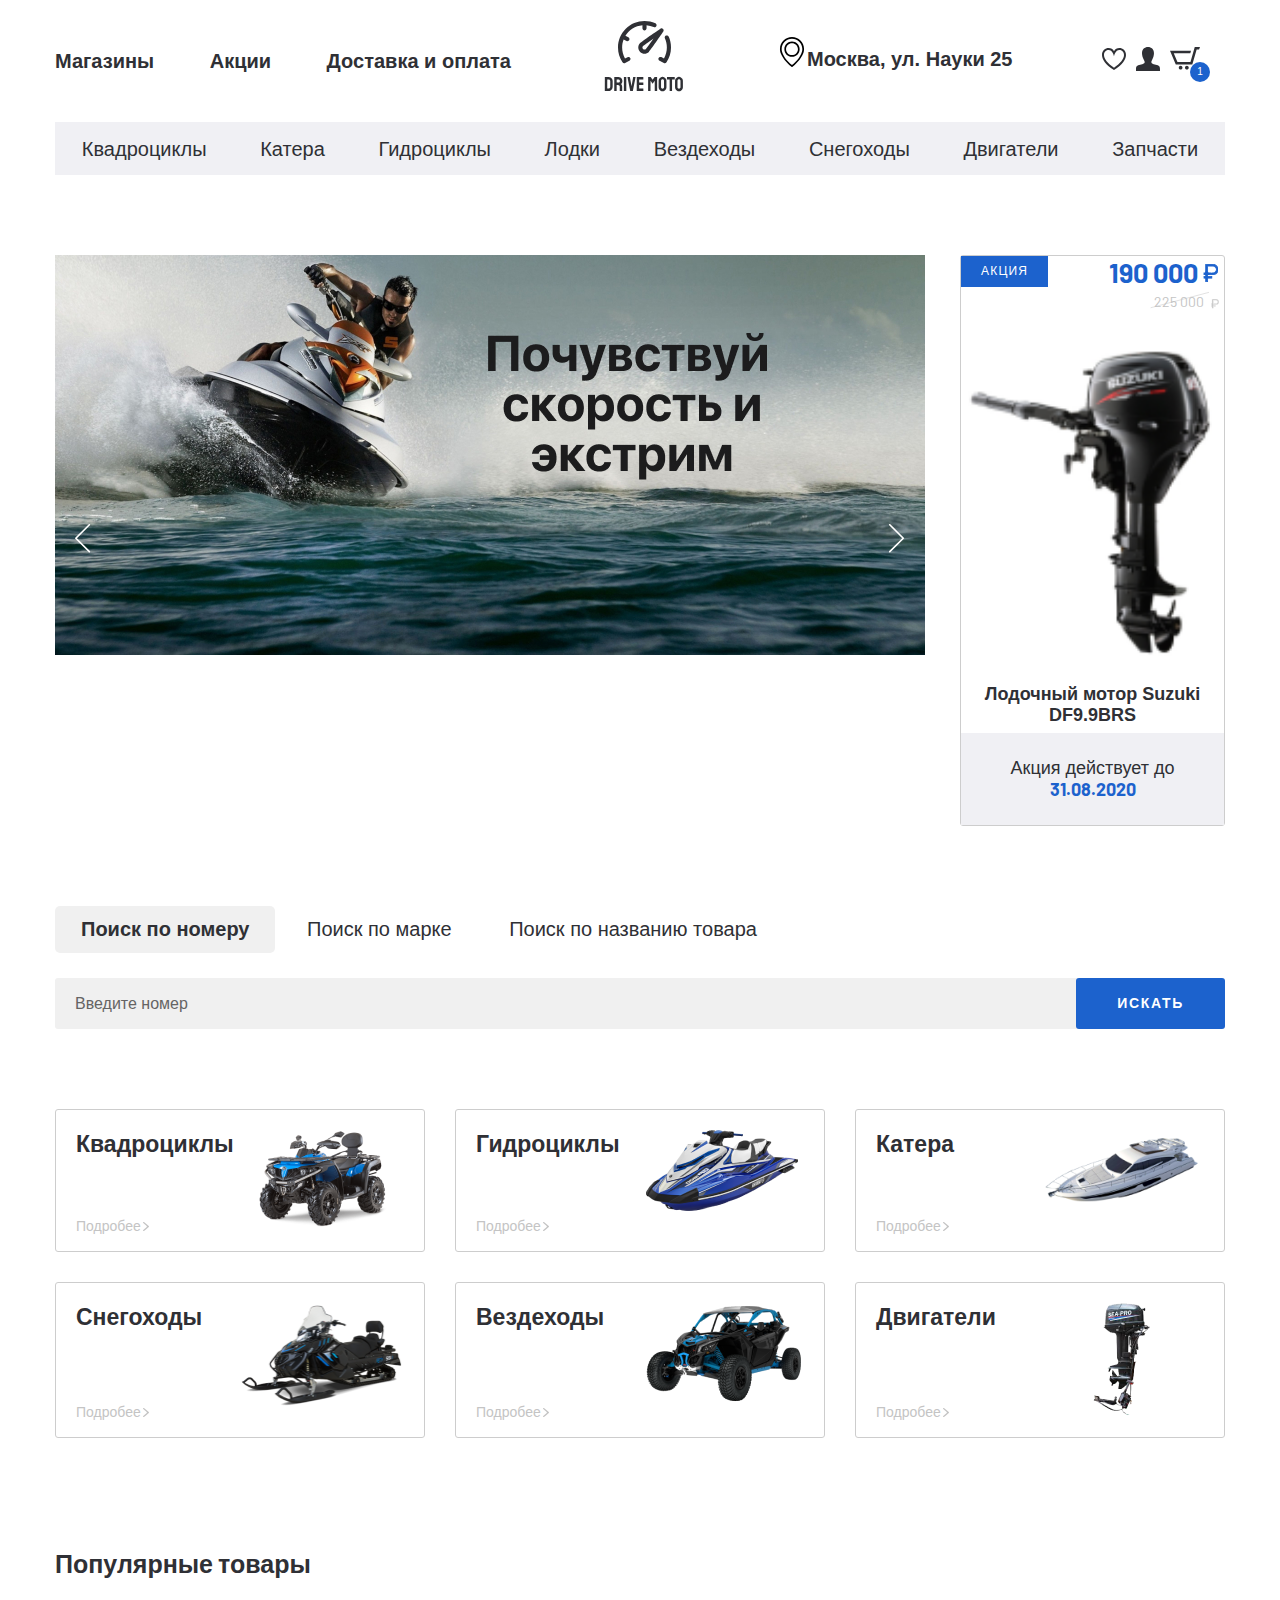
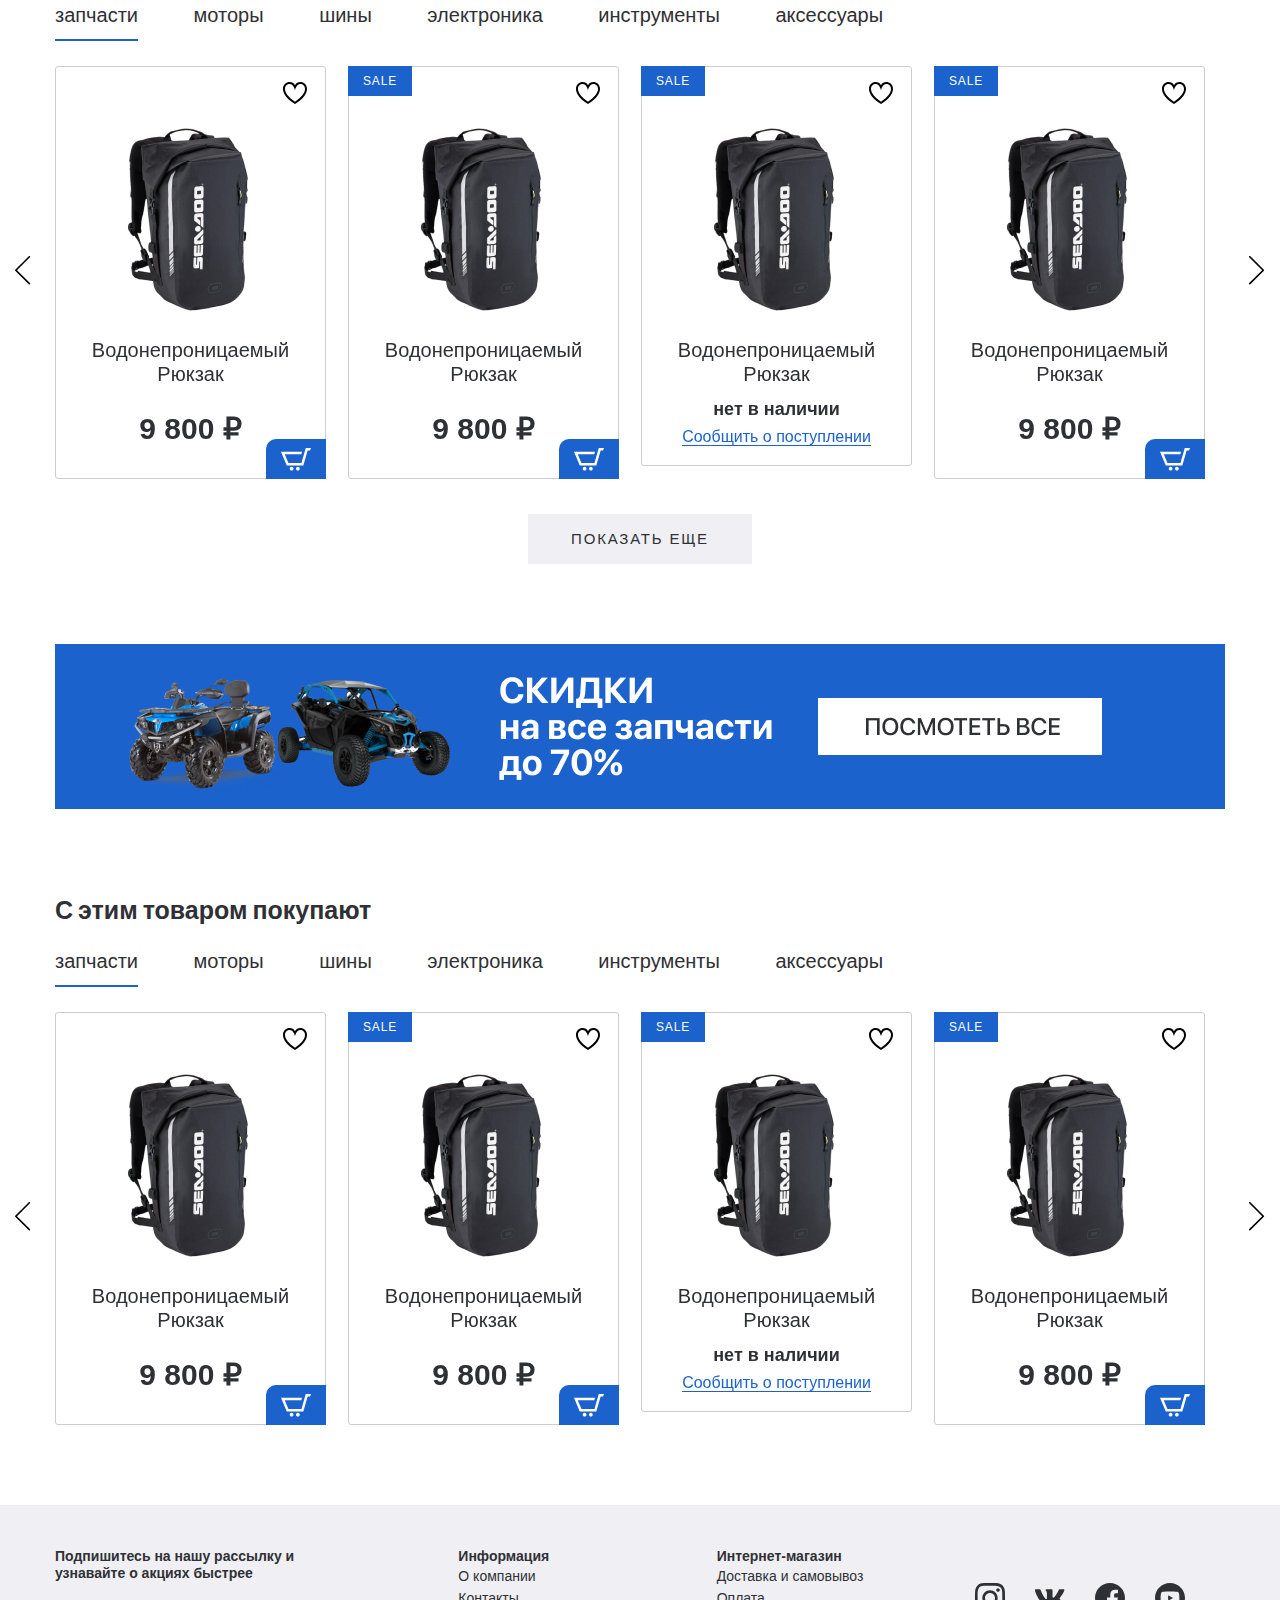
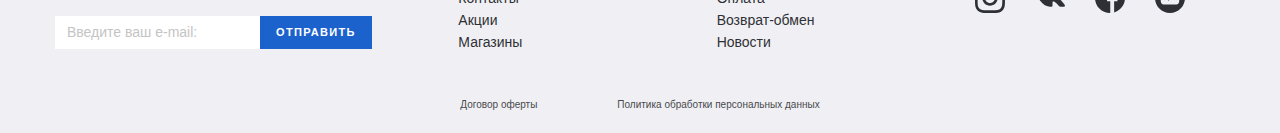
<file: index.html>
<!DOCTYPE html>
<html lang="ru">

<head>
  <meta charset="UTF-8" />
  <meta name="viewport" content="width=device-width, initial-scale=1.0" />
  <title>Main Page</title>
  <link rel="stylesheet" href="css/libs.min.css" />
  <link rel="stylesheet" href="css/style.min.css" />
  <link rel="preconnect" href="https://fonts.gstatic.com" />
  <link href="https://fonts.googleapis.com/css2?family=Barlow:wght@400;700&display=swap" rel="stylesheet" />
</head>

<body>
  <header class="header">
    <div class="header__top">
      <div class="container">
        <div class="header__top-inner">
          <nav class="menu">
            <ul class="menu__list">
              <li class="menu__item">
                <a class="menu__link" href="#"> Магазины </a>
              </li>
              <li class="menu__item">
                <a class="menu__link" href="#"> Акции </a>
              </li>
              <li class="menu__item">
                <a class="menu__link" href="#"> Доставка и оплата </a>
              </li>
            </ul>
          </nav>
          <a class="logo" href="#">
            <img class="logo__img" src="images/logo.svg" alt="" />
          </a>
          <div class="header__box">
            <p class="header__adress">Москва, ул. Науки 25</p>
            <ul class="user__list">
              <li class="user__list-item">
                <a class="user-list__link" href="#">
                  <img src="images/fav.svg" alt="" />
                </a>
              </li>
              <li class="user__list-item">
                <a class="user-list__link" href="#">
                  <img src="images/profile.svg" alt="" />
                </a>
              </li>
              <li class="user__list-item">
                <a class="user-list__link basket" href="#">
                  <img src="images/basket.svg" alt="" />
                  <p class="basket__num">1</p>
                </a>
              </li>
            </ul>
          </div>
        </div>
      </div>
    </div>
    <div class="header__bottom">
      <div class="container">
        <ul class="menu-categories">
          <li class="menu-categories__item">
            <a class="menu-categories__link" href="#">Квадроциклы</a>
          </li>
          <li class="menu-categories__item">
            <a class="menu-categories__link" href="#">Катера</a>
          </li>
          <li class="menu-categories__item">
            <a class="menu-categories__link" href="#">Гидроциклы</a>
          </li>
          <li class="menu-categories__item">
            <a class="menu-categories__link" href="#">Лодки</a>
          </li>
          <li class="menu-categories__item">
            <a class="menu-categories__link" href="#">Вездеходы</a>
          </li>
          <li class="menu-categories__item">
            <a class="menu-categories__link" href="#">Снегоходы</a>
          </li>
          <li class="menu-categories__item">
            <a class="menu-categories__link" href="#">Двигатели</a>
          </li>
          <li class="menu-categories__item">
            <a class="menu-categories__link" href="#">Запчасти</a>
          </li>
        </ul>
      </div>
    </div>
  </header>

  <section class="banner-section page-section">
    <div class="container">
      <div class="banner-section__inner">
        <div class="banner-section__slider">
          <a class="banner-section__slider-item" href="#">
            <img class="banner-section__slider-img" src="images/banner-slider.jpg" alt="" />
          </a>

          <a class="banner-section__slider-item" href="#">
            <img class="banner-section__slider-img" src="images/banner-slider.jpg" alt="" />
          </a>

          <a class="banner-section__slider-item" href="#">
            <img class="banner-section__slider-img" src="images/banner-slider.jpg" alt="" />
          </a>

          <a class="banner-section__slider-item" href="#">
            <img class="banner-section__slider-img" src="images/banner-slider.jpg" alt="" />
          </a>

          <a class="banner-section__slider-item" href="#">
            <img class="banner-section__slider-img" src="images/banner-slider.jpg" alt="" />
          </a>

          <a class="banner-section__slider-item" href="#">
            <img class="banner-section__slider-img" src="images/banner-slider.jpg" alt="" />
          </a>
        </div>
        <a class="banner-section__item sale-item" href="#">
          <div class="sale-item__top">
            <p class="sale-item__info">Акция</p>
            <div class="sale-item__price">
              <div class="price sale-item__price-new">190 000</div>
              <div class="price sale-item__price-old">225 000</div>
            </div>
          </div>
          <img class="sale-item__img" src="images/content/sale-1.png" alt="" />
          <h5 class="sale-item__title">Лодочный мотор Suzuki DF9.9BRS</h5>
          <p class="sale-item__deadline">
            Акция действует до
            <span>31.08.2020</span>
          </p>
        </a>
      </div>
    </div>
  </section>

  <div class="search page-section">
    <div class="container">
      <div class="search__inner">
        <div class="search__tabs">
          <a class="tab search__tabs-item tab--active" href="#tab-1">Поиск по номеру</a>
          <a class="tab search__tabs-item" href="#tab-2">Поиск по марке</a>
          <a class="tab search__tabs-item" href="#tab-3">Поиск по названию товара</a>
        </div>
        <div class="search__content">
          <div id="tab-1" class="tabs-content search__content-item tabs-content--active">
            <form class="search__content-form">
              <input class="search__content-input" type="text" placeholder="Введите номер" />
              <button class="search__content-btn" type="submit">
                Искать
              </button>
            </form>
          </div>

          <div id="tab-2" class="tabs-content search__content-item">
            <form class="search__content-form">
              <input class="search__content-input" type="text" placeholder="Введите марку" />
              <button class="search__content-btn" type="submit">
                Искать
              </button>
            </form>
          </div>

          <div id="tab-3" class="tabs-content search__content-item">
            <form class="search__content-form">
              <input class="search__content-input" type="text" placeholder="Введите название товара" />
              <button class="search__content-btn" type="submit">
                Искать
              </button>
            </form>
          </div>
        </div>
      </div>
    </div>
  </div>

  <section class="categories page-section">
    <div class="container">
      <div class="categories__inner">
        <a class="categories__item" href="#">
          <div class="categories__item-info">
            <h4 class="categories__item-title">Квадроциклы</h4>
            <p class="categories__item-text">Подробее</p>
          </div>
          <div class="categories__item-img">
            <img src="images/categories-1.png" alt="" />
          </div>
        </a>

        <a class="categories__item" href="#">
          <div class="categories__item-info">
            <h4 class="categories__item-title">Гидроциклы</h4>
            <p class="categories__item-text">Подробее</p>
          </div>
          <div class="categories__item-img">
            <img src="images/categories-2.png" alt="" />
          </div>
        </a>

        <a class="categories__item" href="#">
          <div class="categories__item-info">
            <h4 class="categories__item-title">Катера</h4>
            <p class="categories__item-text">Подробее</p>
          </div>
          <div class="categories__item-img">
            <img src="images/categories-3.png" alt="" />
          </div>
        </a>

        <a class="categories__item" href="#">
          <div class="categories__item-info">
            <h4 class="categories__item-title">Снегоходы</h4>
            <p class="categories__item-text">Подробее</p>
          </div>
          <div class="categories__item-img">
            <img src="images/categories-4.png" alt="" />
          </div>
        </a>

        <a class="categories__item" href="#">
          <div class="categories__item-info">
            <h4 class="categories__item-title">Вездеходы</h4>
            <p class="categories__item-text">Подробее</p>
          </div>
          <div class="categories__item-img">
            <img src="images/categories-5.png" alt="" />
          </div>
        </a>

        <a class="categories__item" href="#">
          <div class="categories__item-info">
            <h4 class="categories__item-title">Двигатели</h4>
            <p class="categories__item-text">Подробее</p>
          </div>
          <div class="categories__item-img">
            <img src="images/categories-6.png" alt="" />
          </div>
        </a>
      </div>
    </div>
  </section>

  <section class="products">
    <div class="container">
      <div class="products__inner">
        <h3 class="products__title">Популярные товары</h3>
        <div class="tabs-wrapper">
          <div class="tabs products__tabs">
            <a class="tab products__tab tab--active" href="#product-tab-1">запчасти</a>
            <a class="tab products__tab" href="#popular-tab-2">моторы</a>
            <a class="tab products__tab" href="#popular-tab-3">шины </a>
            <a class="tab products__tab" href="#popular-tab-4">электроника</a>
            <a class="tab products__tab" href="#popular-tab-5">инструменты</a>
            <a class="tab products__tab" href="#popular-tab-6">аксессуары </a>
          </div>
          <div class="tabs-container products__container">
            <div id="popular-tab-1" class="tabs-content products__content tabs-content--active">
              <div class="product-slider">
                <div class="product-slider__item">
                  <div class="product-item__wrapper">
                    <button class="product-item__favorite"></button>
                    <button class="product-item__basket">
                      <img src="images/basket_white.svg" alt="" />
                    </button>
                    <a class="product-item__notify-link" href="#"><span>Сообщить о поступлении</span></a>
                    <a class="product-item" href="#">
                      <p class="product-item__hover-text">посмотреть товар</p>
                      <img class="product-item__img" src="images/content/slider-item1.png" alt="" />
                      <h4 class="product-item__title">
                        Водонепроницаемый Рюкзак
                      </h4>
                      <p class="price product-item__price">9 800 ₽</p>
                      <p class="product-item__notify-text" href="#">
                        нет в наличии
                      </p>
                    </a>
                  </div>
                </div>

                <div class="product-slider__item">
                  <div class="product-item__wrapper">
                    <button class="product-item__favorite"></button>
                    <button class="product-item__basket">
                      <img src="images/basket_white.svg" alt="" />
                    </button>
                    <a class="product-item__notify-link" href="#"><span>Сообщить о поступлении</span></a>
                    <a class="product-item product-item--sale" href="#">
                      <p class="product-item__hover-text">посмотреть товар</p>
                      <img class="product-item__img" src="images/content/slider-item1.png" alt="" />
                      <h4 class="product-item__title">
                        Водонепроницаемый Рюкзак
                      </h4>
                      <p class="price product-item__price">9 800 ₽</p>
                      <p class="product-item__notify-text" href="#">
                        нет в наличии
                      </p>
                    </a>
                  </div>
                </div>

                <div class="product-slider__item">
                  <div class="product-item__wrapper product-item__not-available">
                    <button class="product-item__favorite"></button>
                    <button class="product-item__basket">
                      <img src="images/basket_white.svg" alt="" />
                    </button>
                    <a class="product-item__notify-link" href="#"><span>Сообщить о поступлении</span></a>
                    <a class="product-item product-item--sale" href="#">
                      <p class="product-item__hover-text">посмотреть товар</p>
                      <img class="product-item__img" src="images/content/slider-item1.png" alt="" />
                      <h4 class="product-item__title">
                        Водонепроницаемый Рюкзак
                      </h4>
                      <p class="price product-item__price">9 800 ₽</p>
                      <p class="product-item__notify-text" href="#">
                        нет в наличии
                      </p>
                    </a>
                  </div>
                </div>

                <div class="product-slider__item">
                  <div class="product-item__wrapper">
                    <button class="product-item__favorite"></button>
                    <button class="product-item__basket">
                      <img src="images/basket_white.svg" alt="" />
                    </button>
                    <a class="product-item__notify-link" href="#"><span>Сообщить о поступлении</span></a>
                    <a class="product-item product-item--sale" href="#">
                      <p class="product-item__hover-text">посмотреть товар</p>
                      <img class="product-item__img" src="images/content/slider-item1.png" alt="" />
                      <h4 class="product-item__title">
                        Водонепроницаемый Рюкзак
                      </h4>
                      <p class="price product-item__price">9 800 ₽</p>
                      <p class="product-item__notify-text" href="#">
                        нет в наличии
                      </p>
                    </a>
                  </div>
                </div>

                <div class="product-slider__item">
                  <div class="product-item__wrapper">
                    <button class="product-item__favorite"></button>
                    <button class="product-item__basket">
                      <img src="images/basket_white.svg" alt="" />
                    </button>
                    <a class="product-item__notify-link" href="#"><span>Сообщить о поступлении</span></a>
                    <a class="product-item product-item--sale" href="#">
                      <p class="product-item__hover-text">посмотреть товар</p>
                      <img class="product-item__img" src="images/content/slider-item1.png" alt="" />
                      <h4 class="product-item__title">
                        Водонепроницаемый Рюкзак
                      </h4>
                      <p class="price product-item__price">9 800 ₽</p>
                      <p class="product-item__notify-text" href="#">
                        нет в наличии
                      </p>
                    </a>
                  </div>
                </div>

                <div class="product-slider__item">
                  <div class="product-item__wrapper">
                    <button class="product-item__favorite"></button>
                    <button class="product-item__basket">
                      <img src="images/basket_white.svg" alt="" />
                    </button>
                    <a class="product-item__notify-link" href="#"><span>Сообщить о поступлении</span></a>
                    <a class="product-item" href="#">
                      <p class="product-item__hover-text">посмотреть товар</p>
                      <img class="product-item__img" src="images/content/slider-item1.png" alt="" />
                      <h4 class="product-item__title">
                        Водонепроницаемый Рюкзак
                      </h4>
                      <p class="price product-item__price">9 800 ₽</p>
                      <p class="product-item__notify-text" href="#">
                        нет в наличии
                      </p>
                    </a>
                  </div>
                </div>

                <div class="product-slider__item">
                  <div class="product-item__wrapper product-item__not-available">
                    <button class="product-item__favorite"></button>
                    <button class="product-item__basket">
                      <img src="images/basket_white.svg" alt="" />
                    </button>
                    <a class="product-item__notify-link" href="#"><span>Сообщить о поступлении</span></a>
                    <a class="product-item product-item--sale" href="#">
                      <p class="product-item__hover-text">посмотреть товар</p>
                      <img class="product-item__img" src="images/content/slider-item1.png" alt="" />
                      <h4 class="product-item__title">
                        Водонепроницаемый Рюкзак
                      </h4>
                      <p class="price product-item__price">9 800 ₽</p>
                      <p class="product-item__notify-text" href="#">
                        нет в наличии
                      </p>
                    </a>
                  </div>
                </div>

                <div class="product-slider__item">
                  <div class="product-item__wrapper">
                    <button class="product-item__favorite"></button>
                    <button class="product-item__basket">
                      <img src="images/basket_white.svg" alt="" />
                    </button>
                    <a class="product-item__notify-link" href="#"><span>Сообщить о поступлении</span></a>
                    <a class="product-item" href="#">
                      <p class="product-item__hover-text">посмотреть товар</p>
                      <img class="product-item__img" src="images/content/slider-item1.png" alt="" />
                      <h4 class="product-item__title">
                        Водонепроницаемый Рюкзак
                      </h4>
                      <p class="price product-item__price">9 800 ₽</p>
                      <p class="product-item__notify-text" href="#">
                        нет в наличии
                      </p>
                    </a>
                  </div>
                </div>
              </div>
            </div>
            <div id="product-tab-2" class="tabs-content products__content">
              <div class="product-slider">
                <div class="product-slider__item">
                  <div class="product-item__wrapper">
                    <button class="product-item__favorite"></button>
                    <button class="product-item__basket">
                      <img src="images/basket_white.svg" alt="" />
                    </button>
                    <a class="product-item__notify-link" href="#"><span>Сообщить о поступлении</span></a>
                    <a class="product-item" href="#">
                      <p class="product-item__hover-text">посмотреть товар</p>
                      <img class="product-item__img" src="images/content/slider-item1.png" alt="" />
                      <h4 class="product-item__title">
                        Водонепроницаемый Рюкзак
                      </h4>
                      <p class="price product-item__price">9 800 ₽</p>
                      <p class="product-item__notify-text" href="#">
                        нет в наличии
                      </p>
                    </a>
                  </div>
                </div>

                <div class="product-slider__item">
                  <div class="product-item__wrapper">
                    <button class="product-item__favorite"></button>
                    <button class="product-item__basket">
                      <img src="images/basket_white.svg" alt="" />
                    </button>
                    <a class="product-item__notify-link" href="#"><span>Сообщить о поступлении</span></a>
                    <a class="product-item product-item--sale" href="#">
                      <p class="product-item__hover-text">посмотреть товар</p>
                      <img class="product-item__img" src="images/content/slider-item1.png" alt="" />
                      <h4 class="product-item__title">
                        Водонепроницаемый Рюкзак
                      </h4>
                      <p class="price product-item__price">9 800 ₽</p>
                      <p class="product-item__notify-text" href="#">
                        нет в наличии
                      </p>
                    </a>
                  </div>
                </div>

                <div class="product-slider__item">
                  <div class="product-item__wrapper product-item__not-available">
                    <button class="product-item__favorite"></button>
                    <button class="product-item__basket">
                      <img src="images/basket_white.svg" alt="" />
                    </button>
                    <a class="product-item__notify-link" href="#"><span>Сообщить о поступлении</span></a>
                    <a class="product-item product-item--sale" href="#">
                      <p class="product-item__hover-text">посмотреть товар</p>
                      <img class="product-item__img" src="images/content/slider-item1.png" alt="" />
                      <h4 class="product-item__title">
                        Водонепроницаемый Рюкзак
                      </h4>
                      <p class="price product-item__price">9 800 ₽</p>
                      <p class="product-item__notify-text" href="#">
                        нет в наличии
                      </p>
                    </a>
                  </div>
                </div>

                <div class="product-slider__item">
                  <div class="product-item__wrapper">
                    <button class="product-item__favorite"></button>
                    <button class="product-item__basket">
                      <img src="images/basket_white.svg" alt="" />
                    </button>
                    <a class="product-item__notify-link" href="#"><span>Сообщить о поступлении</span></a>
                    <a class="product-item product-item--sale" href="#">
                      <p class="product-item__hover-text">посмотреть товар</p>
                      <img class="product-item__img" src="images/content/slider-item1.png" alt="" />
                      <h4 class="product-item__title">
                        Водонепроницаемый Рюкзак
                      </h4>
                      <p class="price product-item__price">9 800 ₽</p>
                      <p class="product-item__notify-text" href="#">
                        нет в наличии
                      </p>
                    </a>
                  </div>
                </div>

                <div class="product-slider__item">
                  <div class="product-item__wrapper">
                    <button class="product-item__favorite"></button>
                    <button class="product-item__basket">
                      <img src="images/basket_white.svg" alt="" />
                    </button>
                    <a class="product-item__notify-link" href="#"><span>Сообщить о поступлении</span></a>
                    <a class="product-item product-item--sale" href="#">
                      <p class="product-item__hover-text">посмотреть товар</p>
                      <img class="product-item__img" src="images/content/slider-item1.png" alt="" />
                      <h4 class="product-item__title">
                        Водонепроницаемый Рюкзак
                      </h4>
                      <p class="price product-item__price">9 800 ₽</p>
                      <p class="product-item__notify-text" href="#">
                        нет в наличии
                      </p>
                    </a>
                  </div>
                </div>

                <div class="product-slider__item">
                  <div class="product-item__wrapper">
                    <button class="product-item__favorite"></button>
                    <button class="product-item__basket">
                      <img src="images/basket_white.svg" alt="" />
                    </button>
                    <a class="product-item__notify-link" href="#"><span>Сообщить о поступлении</span></a>
                    <a class="product-item" href="#">
                      <p class="product-item__hover-text">посмотреть товар</p>
                      <img class="product-item__img" src="images/content/slider-item1.png" alt="" />
                      <h4 class="product-item__title">
                        Водонепроницаемый Рюкзак
                      </h4>
                      <p class="price product-item__price">9 800 ₽</p>
                      <p class="product-item__notify-text" href="#">
                        нет в наличии
                      </p>
                    </a>
                  </div>
                </div>

                <div class="product-slider__item">
                  <div class="product-item__wrapper product-item__not-available">
                    <button class="product-item__favorite"></button>
                    <button class="product-item__basket">
                      <img src="images/basket_white.svg" alt="" />
                    </button>
                    <a class="product-item__notify-link" href="#"><span>Сообщить о поступлении</span></a>
                    <a class="product-item product-item--sale" href="#">
                      <p class="product-item__hover-text">посмотреть товар</p>
                      <img class="product-item__img" src="images/content/slider-item1.png" alt="" />
                      <h4 class="product-item__title">
                        Водонепроницаемый Рюкзак
                      </h4>
                      <p class="price product-item__price">9 800 ₽</p>
                      <p class="product-item__notify-text" href="#">
                        нет в наличии
                      </p>
                    </a>
                  </div>
                </div>

                <div class="product-slider__item">
                  <div class="product-item__wrapper">
                    <button class="product-item__favorite"></button>
                    <button class="product-item__basket">
                      <img src="images/basket_white.svg" alt="" />
                    </button>
                    <a class="product-item__notify-link" href="#"><span>Сообщить о поступлении</span></a>
                    <a class="product-item" href="#">
                      <p class="product-item__hover-text">посмотреть товар</p>
                      <img class="product-item__img" src="images/content/slider-item1.png" alt="" />
                      <h4 class="product-item__title">
                        Водонепроницаемый Рюкзак
                      </h4>
                      <p class="price product-item__price">9 800 ₽</p>
                      <p class="product-item__notify-text" href="#">
                        нет в наличии
                      </p>
                    </a>
                  </div>
                </div>
              </div>
            </div>
            <div id="product-tab-3" class="tabs-content products__content">
              slider-3
            </div>
            <div id="product-tab-4" class="tabs-content products__content">
              slider-4
            </div>
            <div id="product-tab-5" class="tabs-content products__content">
              slider-5
            </div>
            <div id="product-tab-6" class="tabs-content products__content">
              slider-6
            </div>
          </div>
        </div>
        <div class="product-more">
          <a class="product-more__link" href="#">Показать еще</a>
        </div>
      </div>
    </div>
  </section>

  <div class="banner">
    <div class="container">
      <a class="banner__link" href="#">
        <img src="images/banner.jpg" alt="" />
      </a>
    </div>
  </div>

  <section class="products">
    <div class="container">
      <div class="products__inner">
        <h3 class="products__title">С этим товаром покупают</h3>
        <div class="tabs-wrapper">
          <div class="tabs products__tabs">
            <a class="tab products__tab tab--active" href="#product-tab-1">запчасти</a>
            <a class="tab products__tab" href="#product-tab-2">моторы</a>
            <a class="tab products__tab" href="#product-tab-3">шины </a>
            <a class="tab products__tab" href="#product-tab-4">электроника</a>
            <a class="tab products__tab" href="#product-tab-5">инструменты</a>
            <a class="tab products__tab" href="#product-tab-6">аксессуары </a>
          </div>
          <div class="tabs-container products__container">
            <div id="product-tab-1" class="tabs-content products__content tabs-content--active">
              <div class="product-slider">
                <div class="product-slider__item">
                  <div class="product-item__wrapper">
                    <button class="product-item__favorite"></button>
                    <button class="product-item__basket">
                      <img src="images/basket_white.svg" alt="" />
                    </button>
                    <a class="product-item__notify-link" href="#"><span>Сообщить о поступлении</span></a>
                    <a class="product-item" href="#">
                      <p class="product-item__hover-text">посмотреть товар</p>
                      <img class="product-item__img" src="images/content/slider-item1.png" alt="" />
                      <h4 class="product-item__title">
                        Водонепроницаемый Рюкзак
                      </h4>
                      <p class="price product-item__price">9 800 ₽</p>
                      <p class="product-item__notify-text" href="#">
                        нет в наличии
                      </p>
                    </a>
                  </div>
                </div>

                <div class="product-slider__item">
                  <div class="product-item__wrapper">
                    <button class="product-item__favorite"></button>
                    <button class="product-item__basket">
                      <img src="images/basket_white.svg" alt="" />
                    </button>
                    <a class="product-item__notify-link" href="#"><span>Сообщить о поступлении</span></a>
                    <a class="product-item product-item--sale" href="#">
                      <p class="product-item__hover-text">посмотреть товар</p>
                      <img class="product-item__img" src="images/content/slider-item1.png" alt="" />
                      <h4 class="product-item__title">
                        Водонепроницаемый Рюкзак
                      </h4>
                      <p class="price product-item__price">9 800 ₽</p>
                      <p class="product-item__notify-text" href="#">
                        нет в наличии
                      </p>
                    </a>
                  </div>
                </div>

                <div class="product-slider__item">
                  <div class="product-item__wrapper product-item__not-available">
                    <button class="product-item__favorite"></button>
                    <button class="product-item__basket">
                      <img src="images/basket_white.svg" alt="" />
                    </button>
                    <a class="product-item__notify-link" href="#"><span>Сообщить о поступлении</span></a>
                    <a class="product-item product-item--sale" href="#">
                      <p class="product-item__hover-text">посмотреть товар</p>
                      <img class="product-item__img" src="images/content/slider-item1.png" alt="" />
                      <h4 class="product-item__title">
                        Водонепроницаемый Рюкзак
                      </h4>
                      <p class="price product-item__price">9 800 ₽</p>
                      <p class="product-item__notify-text" href="#">
                        нет в наличии
                      </p>
                    </a>
                  </div>
                </div>

                <div class="product-slider__item">
                  <div class="product-item__wrapper">
                    <button class="product-item__favorite"></button>
                    <button class="product-item__basket">
                      <img src="images/basket_white.svg" alt="" />
                    </button>
                    <a class="product-item__notify-link" href="#"><span>Сообщить о поступлении</span></a>
                    <a class="product-item product-item--sale" href="#">
                      <p class="product-item__hover-text">посмотреть товар</p>
                      <img class="product-item__img" src="images/content/slider-item1.png" alt="" />
                      <h4 class="product-item__title">
                        Водонепроницаемый Рюкзак
                      </h4>
                      <p class="price product-item__price">9 800 ₽</p>
                      <p class="product-item__notify-text" href="#">
                        нет в наличии
                      </p>
                    </a>
                  </div>
                </div>

                <div class="product-slider__item">
                  <div class="product-item__wrapper">
                    <button class="product-item__favorite"></button>
                    <button class="product-item__basket">
                      <img src="images/basket_white.svg" alt="" />
                    </button>
                    <a class="product-item__notify-link" href="#"><span>Сообщить о поступлении</span></a>
                    <a class="product-item product-item--sale" href="#">
                      <p class="product-item__hover-text">посмотреть товар</p>
                      <img class="product-item__img" src="images/content/slider-item1.png" alt="" />
                      <h4 class="product-item__title">
                        Водонепроницаемый Рюкзак
                      </h4>
                      <p class="price product-item__price">9 800 ₽</p>
                      <p class="product-item__notify-text" href="#">
                        нет в наличии
                      </p>
                    </a>
                  </div>
                </div>

                <div class="product-slider__item">
                  <div class="product-item__wrapper">
                    <button class="product-item__favorite"></button>
                    <button class="product-item__basket">
                      <img src="images/basket_white.svg" alt="" />
                    </button>
                    <a class="product-item__notify-link" href="#"><span>Сообщить о поступлении</span></a>
                    <a class="product-item" href="#">
                      <p class="product-item__hover-text">посмотреть товар</p>
                      <img class="product-item__img" src="images/content/slider-item1.png" alt="" />
                      <h4 class="product-item__title">
                        Водонепроницаемый Рюкзак
                      </h4>
                      <p class="price product-item__price">9 800 ₽</p>
                      <p class="product-item__notify-text" href="#">
                        нет в наличии
                      </p>
                    </a>
                  </div>
                </div>

                <div class="product-slider__item">
                  <div class="product-item__wrapper product-item__not-available">
                    <button class="product-item__favorite"></button>
                    <button class="product-item__basket">
                      <img src="images/basket_white.svg" alt="" />
                    </button>
                    <a class="product-item__notify-link" href="#"><span>Сообщить о поступлении</span></a>
                    <a class="product-item product-item--sale" href="#">
                      <p class="product-item__hover-text">посмотреть товар</p>
                      <img class="product-item__img" src="images/content/slider-item1.png" alt="" />
                      <h4 class="product-item__title">
                        Водонепроницаемый Рюкзак
                      </h4>
                      <p class="price product-item__price">9 800 ₽</p>
                      <p class="product-item__notify-text" href="#">
                        нет в наличии
                      </p>
                    </a>
                  </div>
                </div>

                <div class="product-slider__item">
                  <div class="product-item__wrapper">
                    <button class="product-item__favorite"></button>
                    <button class="product-item__basket">
                      <img src="images/basket_white.svg" alt="" />
                    </button>
                    <a class="product-item__notify-link" href="#"><span>Сообщить о поступлении</span></a>
                    <a class="product-item" href="#">
                      <p class="product-item__hover-text">посмотреть товар</p>
                      <img class="product-item__img" src="images/content/slider-item1.png" alt="" />
                      <h4 class="product-item__title">
                        Водонепроницаемый Рюкзак
                      </h4>
                      <p class="price product-item__price">9 800 ₽</p>
                      <p class="product-item__notify-text" href="#">
                        нет в наличии
                      </p>
                    </a>
                  </div>
                </div>
              </div>
            </div>
            <div id="popular-tab-2" class="tabs-content products__content">
              <div class="product-slider">
                <div class="product-slider__item">
                  <div class="product-item__wrapper">
                    <button class="product-item__favorite"></button>
                    <button class="product-item__basket">
                      <img src="images/basket_white.svg" alt="" />
                    </button>
                    <a class="product-item__notify-link" href="#"><span>Сообщить о поступлении</span></a>
                    <a class="product-item" href="#">
                      <p class="product-item__hover-text">посмотреть товар</p>
                      <img class="product-item__img" src="images/content/slider-item1.png" alt="" />
                      <h4 class="product-item__title">
                        Водонепроницаемый Рюкзак
                      </h4>
                      <p class="price product-item__price">9 800 ₽</p>
                      <p class="product-item__notify-text" href="#">
                        нет в наличии
                      </p>
                    </a>
                  </div>
                </div>

                <div class="product-slider__item">
                  <div class="product-item__wrapper">
                    <button class="product-item__favorite"></button>
                    <button class="product-item__basket">
                      <img src="images/basket_white.svg" alt="" />
                    </button>
                    <a class="product-item__notify-link" href="#"><span>Сообщить о поступлении</span></a>
                    <a class="product-item product-item--sale" href="#">
                      <p class="product-item__hover-text">посмотреть товар</p>
                      <img class="product-item__img" src="images/content/slider-item1.png" alt="" />
                      <h4 class="product-item__title">
                        Водонепроницаемый Рюкзак
                      </h4>
                      <p class="price product-item__price">9 800 ₽</p>
                      <p class="product-item__notify-text" href="#">
                        нет в наличии
                      </p>
                    </a>
                  </div>
                </div>

                <div class="product-slider__item">
                  <div class="product-item__wrapper product-item__not-available">
                    <button class="product-item__favorite"></button>
                    <button class="product-item__basket">
                      <img src="images/basket_white.svg" alt="" />
                    </button>
                    <a class="product-item__notify-link" href="#"><span>Сообщить о поступлении</span></a>
                    <a class="product-item product-item--sale" href="#">
                      <p class="product-item__hover-text">посмотреть товар</p>
                      <img class="product-item__img" src="images/content/slider-item1.png" alt="" />
                      <h4 class="product-item__title">
                        Водонепроницаемый Рюкзак
                      </h4>
                      <p class="price product-item__price">9 800 ₽</p>
                      <p class="product-item__notify-text" href="#">
                        нет в наличии
                      </p>
                    </a>
                  </div>
                </div>

                <div class="product-slider__item">
                  <div class="product-item__wrapper">
                    <button class="product-item__favorite"></button>
                    <button class="product-item__basket">
                      <img src="images/basket_white.svg" alt="" />
                    </button>
                    <a class="product-item__notify-link" href="#"><span>Сообщить о поступлении</span></a>
                    <a class="product-item product-item--sale" href="#">
                      <p class="product-item__hover-text">посмотреть товар</p>
                      <img class="product-item__img" src="images/content/slider-item1.png" alt="" />
                      <h4 class="product-item__title">
                        Водонепроницаемый Рюкзак
                      </h4>
                      <p class="price product-item__price">9 800 ₽</p>
                      <p class="product-item__notify-text" href="#">
                        нет в наличии
                      </p>
                    </a>
                  </div>
                </div>

                <div class="product-slider__item">
                  <div class="product-item__wrapper">
                    <button class="product-item__favorite"></button>
                    <button class="product-item__basket">
                      <img src="images/basket_white.svg" alt="" />
                    </button>
                    <a class="product-item__notify-link" href="#"><span>Сообщить о поступлении</span></a>
                    <a class="product-item product-item--sale" href="#">
                      <p class="product-item__hover-text">посмотреть товар</p>
                      <img class="product-item__img" src="images/content/slider-item1.png" alt="" />
                      <h4 class="product-item__title">
                        Водонепроницаемый Рюкзак
                      </h4>
                      <p class="price product-item__price">9 800 ₽</p>
                      <p class="product-item__notify-text" href="#">
                        нет в наличии
                      </p>
                    </a>
                  </div>
                </div>

                <div class="product-slider__item">
                  <div class="product-item__wrapper">
                    <button class="product-item__favorite"></button>
                    <button class="product-item__basket">
                      <img src="images/basket_white.svg" alt="" />
                    </button>
                    <a class="product-item__notify-link" href="#"><span>Сообщить о поступлении</span></a>
                    <a class="product-item" href="#">
                      <p class="product-item__hover-text">посмотреть товар</p>
                      <img class="product-item__img" src="images/content/slider-item1.png" alt="" />
                      <h4 class="product-item__title">
                        Водонепроницаемый Рюкзак
                      </h4>
                      <p class="price product-item__price">9 800 ₽</p>
                      <p class="product-item__notify-text" href="#">
                        нет в наличии
                      </p>
                    </a>
                  </div>
                </div>

                <div class="product-slider__item">
                  <div class="product-item__wrapper product-item__not-available">
                    <button class="product-item__favorite"></button>
                    <button class="product-item__basket">
                      <img src="images/basket_white.svg" alt="" />
                    </button>
                    <a class="product-item__notify-link" href="#"><span>Сообщить о поступлении</span></a>
                    <a class="product-item product-item--sale" href="#">
                      <p class="product-item__hover-text">посмотреть товар</p>
                      <img class="product-item__img" src="images/content/slider-item1.png" alt="" />
                      <h4 class="product-item__title">
                        Водонепроницаемый Рюкзак
                      </h4>
                      <p class="price product-item__price">9 800 ₽</p>
                      <p class="product-item__notify-text" href="#">
                        нет в наличии
                      </p>
                    </a>
                  </div>
                </div>

                <div class="product-slider__item">
                  <div class="product-item__wrapper">
                    <button class="product-item__favorite"></button>
                    <button class="product-item__basket">
                      <img src="images/basket_white.svg" alt="" />
                    </button>
                    <a class="product-item__notify-link" href="#"><span>Сообщить о поступлении</span></a>
                    <a class="product-item" href="#">
                      <p class="product-item__hover-text">посмотреть товар</p>
                      <img class="product-item__img" src="images/content/slider-item1.png" alt="" />
                      <h4 class="product-item__title">
                        Водонепроницаемый Рюкзак
                      </h4>
                      <p class="price product-item__price">9 800 ₽</p>
                      <p class="product-item__notify-text" href="#">
                        нет в наличии
                      </p>
                    </a>
                  </div>
                </div>
              </div>
            </div>
            <div id="popular-tab-3" class="tabs-content products__content">
              slider-3
            </div>
            <div id="popular-tab-4" class="tabs-content products__content">
              slider-4
            </div>
            <div id="popular-tab-5" class="tabs-content products__content">
              slider-5
            </div>
            <div id="popular-tab-6" class="tabs-content products__content">
              slider-6
            </div>
          </div>
        </div>
      </div>
    </div>
  </section>

  <footer class="footer">
    <div class="container">
      <div class="footer__top">
        <div class="footer__top-inner">
          <div class="footer__top-item footer__top-newslatter">
            <h6 class="footer__top-title">
              Подпишитесь на нашу рассылку и узнавайте о акциях быстрее
            </h6>
            <form class="footer-form">
              <input class="footer-form__input" type="text" placeholder="Введите ваш e-mail:" />
              <button class="footer-form__btn" type="submit">
                Отправить
              </button>
            </form>
          </div>
          <div class="footer__top-item">
            <h6 class="footer__top-title">Информация</h6>
            <ul class="footer-list">
              <li class="footer-list__item"><a href="#">О компании</a></li>
              <li class="footer-list__item"><a href="#">Контакты</a></li>
              <li class="footer-list__item"><a href="#">Акции</a></li>
              <li class="footer-list__item"><a href="#">Магазины</a></li>
            </ul>
          </div>
          <div class="footer__top-item">
            <h6 class="footer__top-title">Интернет-магазин</h6>
            <ul class="footer-list">
              <li class="footer-list__item">
                <a href="#">Доставка и самовывоз</a>
              </li>
              <li class="footer-list__item"><a href="#">Оплата</a></li>
              <li class="footer-list__item"><a href="#">Возврат-обмен</a></li>
              <li class="footer-list__item"><a href="#">Новости</a></li>
            </ul>
          </div>
          <div class="footer__top-item footer__top-social">
            <ul class="social-list">
              <li class="social-list__item">
                <a href="#">
                  <img src="images/instagram.svg" alt="" />
                </a>
              </li>
              <li class="social-list__item">
                <a href="#">
                  <img src="images/vk.svg" alt="" />
                </a>
              </li>
              <li class="social-list__item">
                <a href="#">
                  <img src="images/facebook.svg" alt="" />
                </a>
              </li>
              <li class="social-list__item">
                <a href="#">
                  <img src="images/youtube.svg" alt="" />
                </a>
              </li>
            </ul>
          </div>
        </div>
      </div>
      <div class="footer__bottom">
        <a class="footer__bottom-link" href="#">Договор оферты</a>
        <a class="footer__bottom-link" href="#">Политика обработки персональных данных</a>
      </div>
    </div>
  </footer>

  <script src="https://ajax.googleapis.com/ajax/libs/jquery/3.5.1/jquery.min.js"></script>
  <script src="js/libs.min.js"></script>
  <script src="js/main.js"></script>
</body>

</html>

<!-- <div class="tabs-wrapper">
  <div class="tabs">
    <a class="tab tab--active" href="#"></a>
  </div>
  <div class="tabs-container">
    <div class="tabs-content"></div>
  </div>
  </div> -->
</file>
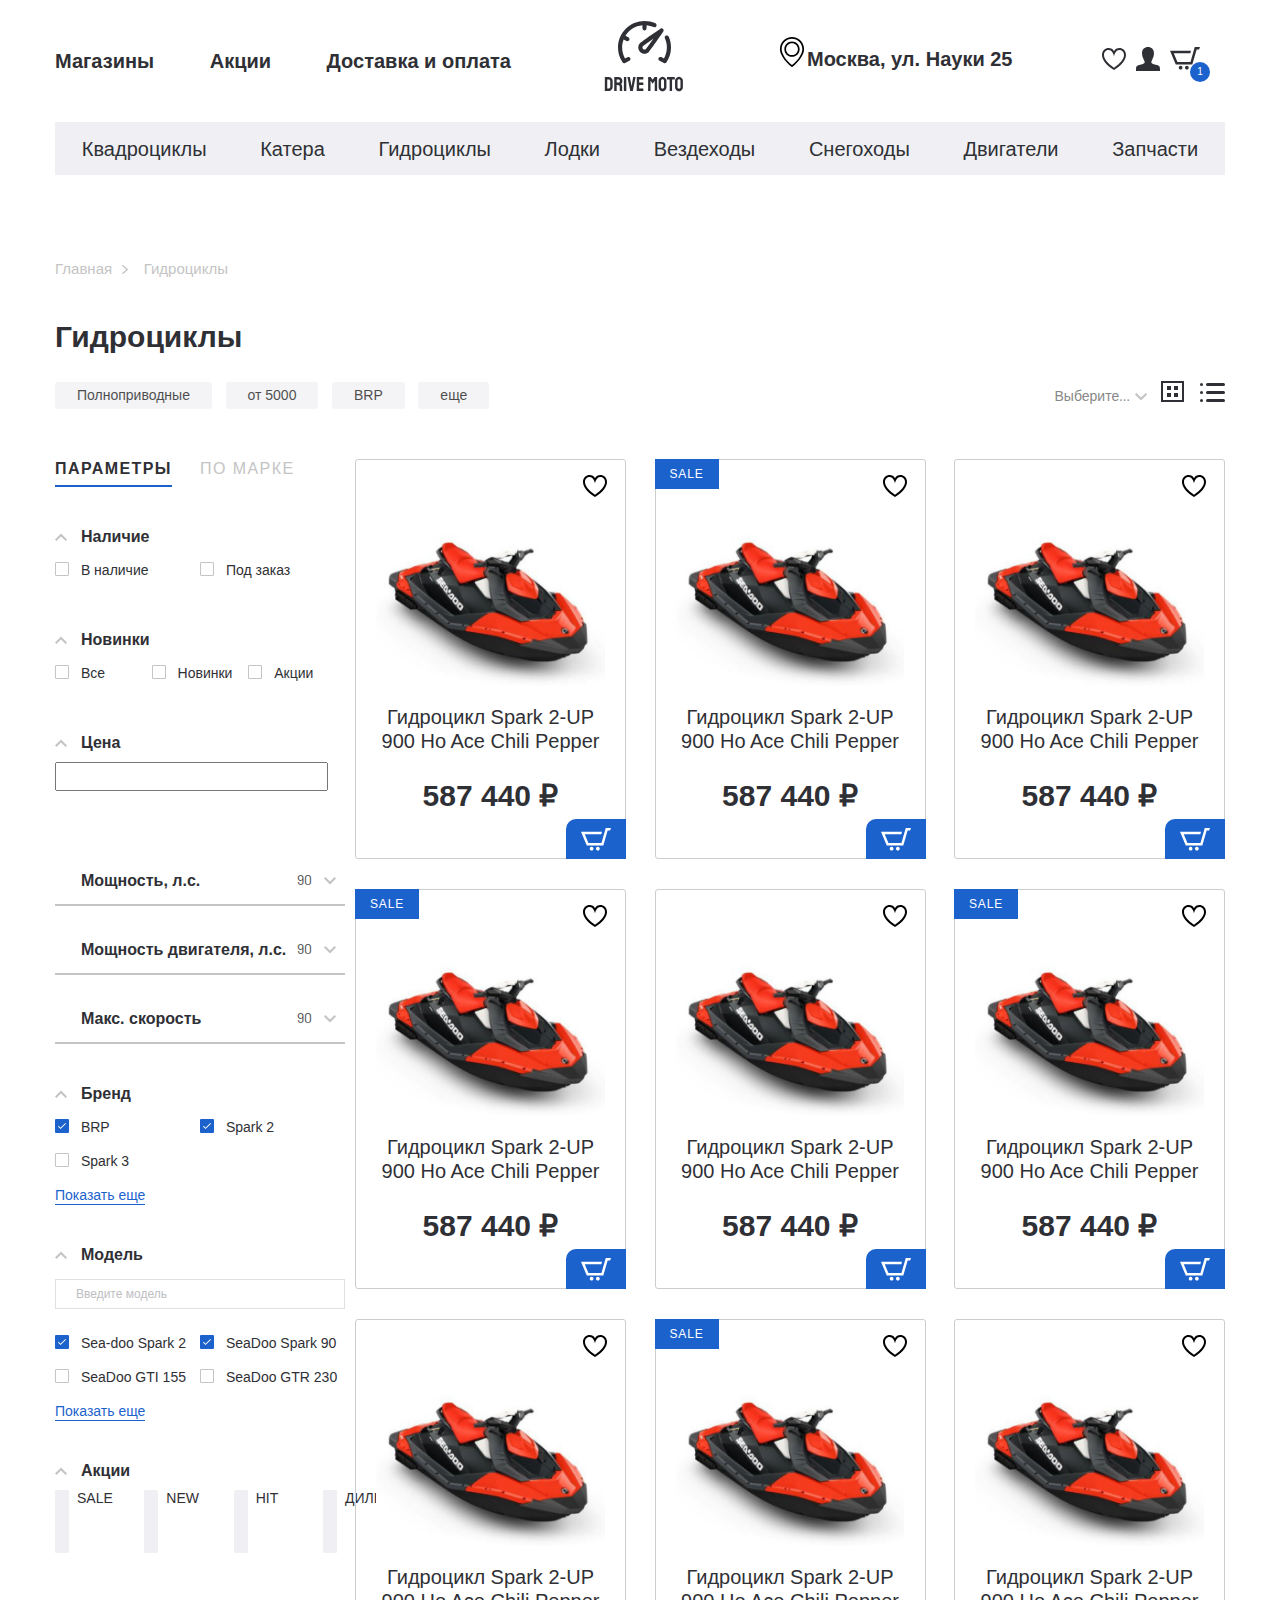
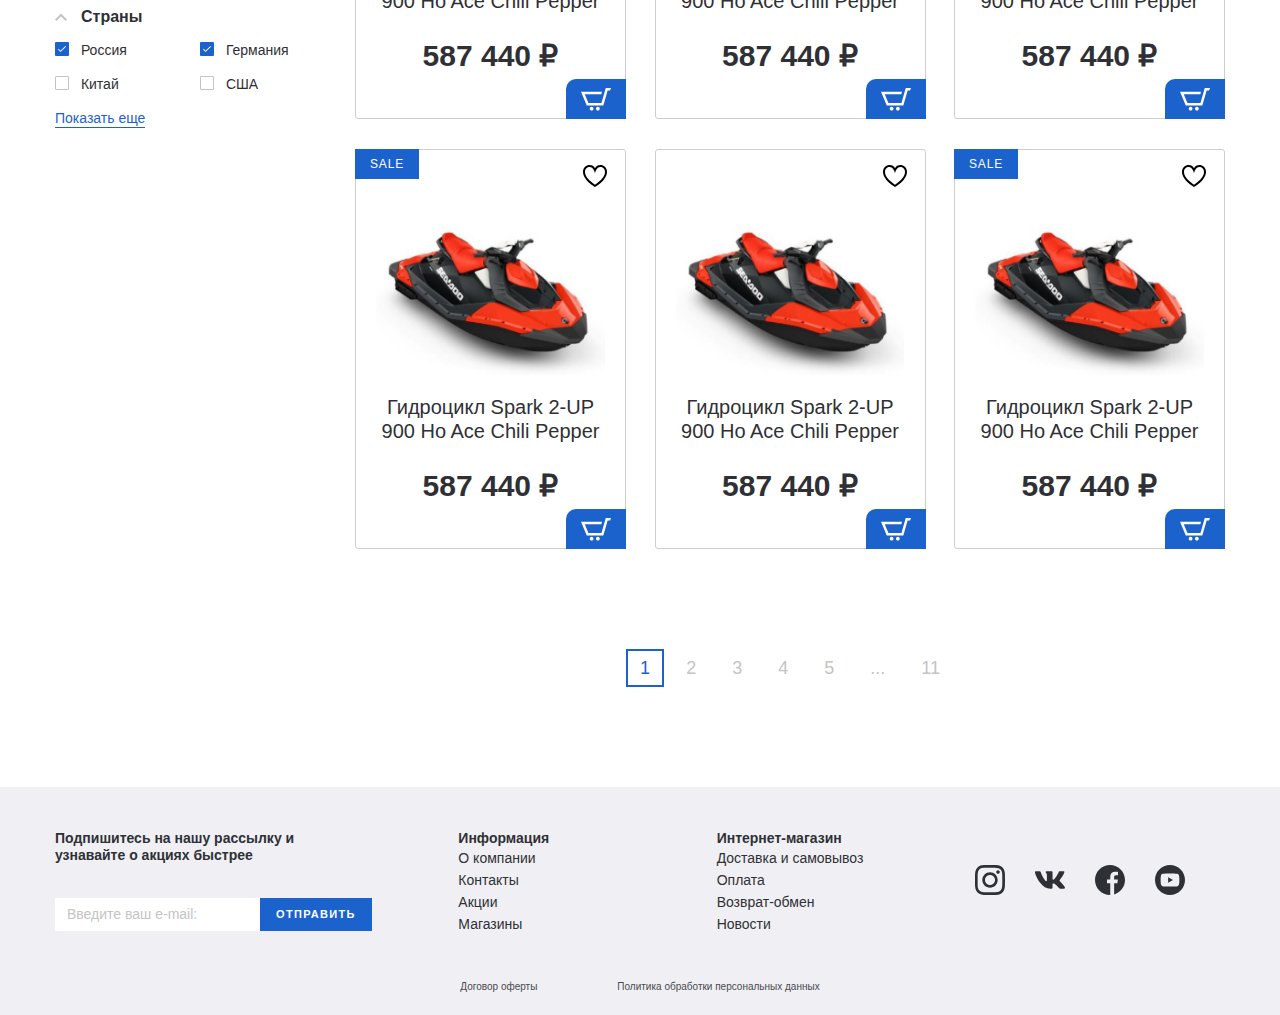
<file: catalog.html>
<!DOCTYPE html>
<html lang="ru">
  <head>
    <meta charset="UTF-8" />
    <meta name="viewport" content="width=device-width, initial-scale=1.0" />
    <title>Catalog</title>
    <link rel="stylesheet" href="css/libs.min.css" />
    <link rel="stylesheet" href="css/style.min.css" />
    <link rel="preconnect" href="https://fonts.gstatic.com" />
    <link
      href="https://fonts.googleapis.com/css2?family=Barlow:wght@400;700&display=swap"
      rel="stylesheet"
    />
  </head>
  <body>
    <header class="header">
      <div class="header__top">
        <div class="container">
          <div class="header__top-inner">
            <nav class="menu">
              <ul class="menu__list">
                <li class="menu__item">
                  <a class="menu__link" href="#"> Магазины </a>
                </li>
                <li class="menu__item">
                  <a class="menu__link" href="#"> Акции </a>
                </li>
                <li class="menu__item">
                  <a class="menu__link" href="#"> Доставка и оплата </a>
                </li>
              </ul>
            </nav>
            <a class="logo" href="#">
              <img class="logo__img" src="images/logo.svg" alt="" />
            </a>
            <div class="header__box">
              <p class="header__adress">Москва, ул. Науки 25</p>
              <ul class="user__list">
                <li class="user__list-item">
                  <a class="user-list__link" href="#">
                    <img src="images/fav.svg" alt="" />
                  </a>
                </li>
                <li class="user__list-item">
                  <a class="user-list__link" href="#">
                    <img src="images/profile.svg" alt="" />
                  </a>
                </li>
                <li class="user__list-item">
                  <a class="user-list__link basket" href="#">
                    <img src="images/basket.svg" alt="" />
                    <p class="basket__num">1</p>
                  </a>
                </li>
              </ul>
            </div>
          </div>
        </div>
      </div>
      <div class="header__bottom">
        <div class="container">
          <ul class="menu-categories">
            <li class="menu-categories__item">
              <a class="menu-categories__link" href="#">Квадроциклы</a>
            </li>
            <li class="menu-categories__item">
              <a class="menu-categories__link" href="#">Катера</a>
            </li>
            <li class="menu-categories__item">
              <a class="menu-categories__link" href="#">Гидроциклы</a>
            </li>
            <li class="menu-categories__item">
              <a class="menu-categories__link" href="#">Лодки</a>
            </li>
            <li class="menu-categories__item">
              <a class="menu-categories__link" href="#">Вездеходы</a>
            </li>
            <li class="menu-categories__item">
              <a class="menu-categories__link" href="#">Снегоходы</a>
            </li>
            <li class="menu-categories__item">
              <a class="menu-categories__link" href="#">Двигатели</a>
            </li>
            <li class="menu-categories__item">
              <a class="menu-categories__link" href="#">Запчасти</a>
            </li>
          </ul>
        </div>
      </div>
    </header>

    <div class="breadcrumbs">
      <div class="container">
        <ul class="breadcrumbs__list">
          <li class="breadcrumbs__list-item"><a href="#">Главная</a></li>
          <li class="breadcrumbs__list-item"><span>Гидроциклы</span></li>
        </ul>
      </div>
    </div>

    <section class="catalog">
      <div class="container">
        <h2 class="catalog__title">Гидроциклы</h2>
        <div class="catalog__filter">
          <div class="catalog__filter-items">
            <button>Полноприводные</button>
            <button>от 5000</button>
            <button>BRP</button>
            <button>еще</button>
          </div>
          <div class="catalog__filter-btn">
            <select class="filter-style">
              <option value=""></option>
              <option value=""></option>
              <option value=""></option>
            </select>
            <button class="catalog__filter-btn-grid">
              <svg
                width="23"
                height="21"
                viewBox="0 0 23 21"
                fill="none"
                xmlns="http://www.w3.org/2000/svg"
              >
                <rect
                  x="1"
                  y="1"
                  width="21"
                  height="19"
                  stroke="#2F3035"
                  stroke-width="2"
                />
                <rect
                  x="7"
                  y="6"
                  width="2"
                  height="2"
                  fill="#2F3035"
                  stroke="#2F3035"
                  stroke-width="2"
                />
                <rect
                  x="7"
                  y="13"
                  width="2"
                  height="2"
                  fill="#2F3035"
                  stroke="#2F3035"
                  stroke-width="2"
                />
                <rect
                  x="14"
                  y="6"
                  width="2"
                  height="2"
                  fill="#2F3035"
                  stroke="#2F3035"
                  stroke-width="2"
                />
                <rect
                  x="14"
                  y="13"
                  width="2"
                  height="2"
                  fill="#2F3035"
                  stroke="#2F3035"
                  stroke-width="2"
                />
              </svg>
            </button>
            <button class="catalog__filter-btn-line">
              <svg
                width="25"
                height="19"
                viewBox="0 0 25 19"
                fill="none"
                xmlns="http://www.w3.org/2000/svg"
              >
                <g opacity="1">
                  <rect x="6" width="19" height="3" rx="1.5" fill="#2F3035" />
                  <rect
                    x="6"
                    y="8"
                    width="19"
                    height="3"
                    rx="1.5"
                    fill="#2F3035"
                  />
                  <rect
                    x="6"
                    y="16"
                    width="19"
                    height="3"
                    rx="1.5"
                    fill="#2F3035"
                  />
                  <rect width="3" height="3" rx="1.5" fill="#2F3035" />
                  <rect y="8" width="3" height="3" rx="1.5" fill="#2F3035" />
                  <rect y="16" width="3" height="3" rx="1.5" fill="#2F3035" />
                </g>
              </svg>
            </button>
          </div>
        </div>
        <div class="catalog__inner">
          <aside class="catalog__inner-aside aside-filter">
            <div class="tabs-wrapper">
              <div class="tabs aside-filter__tabs">
                <a class="tab aside-filter__tab tab--active" href="#"
                  ><span>Параметры</span></a
                >
                <a class="tab aside-filter__tab" href="#"
                  ><span>по марке</span></a
                >
              </div>
              <div class="tabs-container">
                <div
                  class="tabs-content aside-filter__tabs-content tabs-content--active"
                ></div>

                <form class="aside-filter__form">
                  <ul class="aside-filter__list">
                    <li class="aside-filter__item-drop">
                      <p class="aside-filter__item-title
                      filter__item-drop filter__item-drop--active">Наличие</p>
                      <div class="aside-filter__content">
                        <div class="aside-filter__content-box">
                          
                          <label class="aside-filter__content-label">
                            <input class="filter-style" type="checkbox" />
                            В наличие
                          </label>
                        </div>
                        <div class="aside-filter__content-box">
                          <label class="aside-filter__content-label">
                            <input class="filter-style" type="checkbox" />
                            Под заказ
                          </label>
                        </div>
                      </div>
                    </li>
                    <li class="aside-filter__item-drop">
                      <p class="aside-filter__item-title
                      filter__item-drop filter__item-drop--active">Новинки</p>
                      <div class="aside-filter__content aside-filter__content-radio">
                        <div class="aside-filter__content-box">
                          <label class="aside-filter__content-label">
                            <input class="filter-style" name="radio" type="radio" />
                            Все
                          </label>
                        </div>
                        <div class="aside-filter__content-box">
                          <label class="aside-filter__content-label">
                            <input class="filter-style" name="radio" type="radio" />
                            Новинки
                          </label>
                        </div>
                        <div class="aside-filter__content-box">
                          <label class="aside-filter__content-label">
                            <input class="filter-style" name="radio" type="radio" />
                            Акции
                          </label>
                        </div>
                      </div>
                    </li>
                    <li class="aside-filter__item-drop">
                      <p class="aside-filter__item-title
                      filter__item-drop filter__item-drop--active">Цена</p>
                      <div class="aside-filter__content">
                        <input type="text" class="js-range-slider" name="my_range" value=""
                            data-min="100000"
                            data-max="500000"
                            data-from="150000"
                            data-to="275000"/>
                      </div>
                    </li>
                    
                    <li class="aside-filter__item-list">
                      <div class="filter__item-list">
                        <p class="filter__item-listtitle">
                          Мощность, л.с.
                        </p>
                        <select class="filter-style filter__item-listselect">
                          <option>90</option>
                          <option>130</option>
                          <option>154</option>
                          <option>230</option>
                        </select>
                      </div>

                      <div class="filter__item-list">
                        <p class="filter__item-listtitle">
                          Мощность двигателя, л.с.
                        </p>
                        <select class="filter-style filter__item-listselect">
                          <option>90</option>
                          <option>130</option>
                          <option>154</option>
                          <option>230</option>
                        </select>
                      </div>

                      <div class="filter__item-list">
                        <p class="filter__item-listtitle">
                          Макс. скорость
                        </p>
                        <select class="filter-style filter__item-listselect">
                          <option>90</option>
                          <option>130</option>
                          <option>154</option>
                          <option>230</option>
                        </select>
                      </div>
                      
                    </li>

                    <li class="aside-filter__item-drop">
                      <p class="aside-filter__item-title
                      filter__item-drop filter__item-drop--active">Бренд</p>
                      <div class="aside-filter__content">

                        <div class="aside-filter__content-box">
                          <label class="aside-filter__content-label">
                            <input class="filter-style" type="checkbox" checked />
                            BRP
                          </label>
                        </div>

                        <div class="aside-filter__content-box">
                          <label class="aside-filter__content-label">
                            <input class="filter-style" type="checkbox" checked />
                            Spark 2
                          </label>
                        </div>

                        <div class="aside-filter__content-box">
                          <label class="aside-filter__content-label">
                            <input class="filter-style" type="checkbox" />
                            Spark 3 
                          </label>
                        </div>  
                        <div class="filter-more">
                          <button class="filter-more__btn" href="#">Показать еще</button>
                        </div>
                      </div>
                    </li>


                    <li class="aside-filter__item-drop">
                      <p class="aside-filter__item-title
                      filter__item-drop filter__item-drop--active">Модель</p>
                      <div class="aside-filter__content">
                        <input class="filter-search" type="text" placeholder="Введите модель ">
                        <div class="aside-filter__content-box">
                          
                          <label class="aside-filter__content-label">
                            <input class="filter-style" type="checkbox" checked />
                            Sea-doo Spark 2
                          </label>
                        </div>

                        <div class="aside-filter__content-box">
                          <label class="aside-filter__content-label">
                            <input class="filter-style" type="checkbox" checked />
                            SeaDoo Spark 90  
                          </label>
                        </div>  

                        <div class="aside-filter__content-box">
                          <label class="aside-filter__content-label">
                            <input class="filter-style" type="checkbox" />
                            SeaDoo GTI 155 
                          </label>
                        </div>  

                        <div class="aside-filter__content-box">
                          <label class="aside-filter__content-label">
                            <input class="filter-style" type="checkbox" />
                            SeaDoo GTR 230
                          </label>
                        </div>
                        <div class="filter-more">
                          <button class="filter-more__btn" href="#">Показать еще</button>
                        </div>
                      </div>
                    </li>

                    <li class="aside-filter__item-drop btn-checked">
                      <p class="aside-filter__item-title
                      filter__item-drop filter__item-drop--active">Акции</p>
                      <div class="aside-filter__content">
                        <div class="aside-filter__content-box">
                          
                          <label class="aside-filter__content-label">
                            <input class="filter-style" type="checkbox" />
                            <span class="btn-checked__text">SALE</span>
                          </label>
                        </div>
                        <div class="aside-filter__content-box">
                          <label class="aside-filter__content-label">
                            <input class="filter-style" type="checkbox" />
                             <span class="btn-checked__text">NEW</span>
                          </label>
                        </div>
                        <div class="aside-filter__content-box">
                          <label class="aside-filter__content-label">
                            <input class="filter-style" type="checkbox" />
                             <span class="btn-checked__text">HIT</span>
                          </label>
                        </div>
                        <div class="aside-filter__content-box">
                          <label class="aside-filter__content-label">
                            <input class="filter-style" type="checkbox" />
                             <span class="btn-checked__text">ДИЛЕР</span>
                          </label>
                        </div>
                      </div>
                    </li>

                    <li class="aside-filter__item-drop">
                      <p class="aside-filter__item-title
                      filter__item-drop filter__item-drop--active">Страны</p>
                      <div class="aside-filter__content">
                        <div class="aside-filter__content-box">
                          
                          <label class="aside-filter__content-label">
                            <input class="filter-style" type="checkbox" checked />
                            Россия
                          </label>
                        </div>

                        <div class="aside-filter__content-box">
                          <label class="aside-filter__content-label">
                            <input class="filter-style" type="checkbox" checked />
                            Германия 
                          </label>
                        </div> 

                        <div class="aside-filter__content-box">
                          <label class="aside-filter__content-label">
                            <input class="filter-style" type="checkbox" />
                            Китай 
                          </label>
                        </div> 

                        <div class="aside-filter__content-box">
                          <label class="aside-filter__content-label">
                            <input class="filter-style" type="checkbox" />
                            CША
                          </label>
                        </div>
                        <div class="filter-more">
                          <button class="filter-more__btn" href="#">Показать еще</button>
                        </div>
                      </div>
                    </li>

                  </ul>
                </form>

                <div class="tabs-content aside-filter__tabs-content">
                  content-2
                </div>
              </div>
            </div>
          </aside>
          <div class="catalog__inner-list">
            <div class="product-item__wrapper">
              <button class="product-item__favorite"></button>
              <button class="product-item__basket">
                <img src="images/basket_white.svg" alt="" />
              </button>
              <a class="product-item__notify-link" href="#"
                ><span>Сообщить о поступлении</span></a
              >
              <a class="product-item" href="#">
                <p class="product-item__hover-text">посмотреть товар</p>
                <img class="product-item__img" src="images/gidro.png" alt="" />
                <h4 class="product-item__title">
                  Гидроцикл Spark 2-UP 900 Ho Ace Chili Pepper
                </h4>
                <p class="price product-item__price">587 440 ₽</p>
                <p class="product-item__notify-text" href="#">нет в наличии</p>
              </a>
            </div>

            <div class="product-item__wrapper">
              <button class="product-item__favorite"></button>
              <button class="product-item__basket">
                <img src="images/basket_white.svg" alt="" />
              </button>
              <a class="product-item__notify-link" href="#"
                ><span>Сообщить о поступлении</span></a
              >
              <a class="product-item product-item--sale" href="#">
                <p class="product-item__hover-text">посмотреть товар</p>
                <img class="product-item__img" src="images/gidro.png" alt="" />
                <h4 class="product-item__title">
                  Гидроцикл Spark 2-UP 900 Ho Ace Chili Pepper
                </h4>
                <p class="price product-item__price">587 440 ₽</p>
                <p class="product-item__notify-text" href="#">нет в наличии</p>
              </a>
            </div>

            <div class="product-item__wrapper">
              <button class="product-item__favorite"></button>
              <button class="product-item__basket">
                <img src="images/basket_white.svg" alt="" />
              </button>
              <a class="product-item__notify-link" href="#"
                ><span>Сообщить о поступлении</span></a
              >
              <a class="product-item" href="#">
                <p class="product-item__hover-text">посмотреть товар</p>
                <img class="product-item__img" src="images/gidro.png" alt="" />
                <h4 class="product-item__title">
                  Гидроцикл Spark 2-UP 900 Ho Ace Chili Pepper
                </h4>
                <p class="price product-item__price">587 440 ₽</p>
                <p class="product-item__notify-text" href="#">нет в наличии</p>
              </a>
            </div>

            <div class="product-item__wrapper">
              <button class="product-item__favorite"></button>
              <button class="product-item__basket">
                <img src="images/basket_white.svg" alt="" />
              </button>
              <a class="product-item__notify-link" href="#"
                ><span>Сообщить о поступлении</span></a
              >
              <a class="product-item product-item--sale" href="#">
                <p class="product-item__hover-text">посмотреть товар</p>
                <img class="product-item__img" src="images/gidro.png" alt="" />
                <h4 class="product-item__title">
                  Гидроцикл Spark 2-UP 900 Ho Ace Chili Pepper
                </h4>
                <p class="price product-item__price">587 440 ₽</p>
                <p class="product-item__notify-text" href="#">нет в наличии</p>
              </a>
            </div>
            <div class="product-item__wrapper">
              <button class="product-item__favorite"></button>
              <button class="product-item__basket">
                <img src="images/basket_white.svg" alt="" />
              </button>
              <a class="product-item__notify-link" href="#"
                ><span>Сообщить о поступлении</span></a
              >
              <a class="product-item" href="#">
                <p class="product-item__hover-text">посмотреть товар</p>
                <img class="product-item__img" src="images/gidro.png" alt="" />
                <h4 class="product-item__title">
                  Гидроцикл Spark 2-UP 900 Ho Ace Chili Pepper
                </h4>
                <p class="price product-item__price">587 440 ₽</p>
                <p class="product-item__notify-text" href="#">нет в наличии</p>
              </a>
            </div>

            <div class="product-item__wrapper">
              <button class="product-item__favorite"></button>
              <button class="product-item__basket">
                <img src="images/basket_white.svg" alt="" />
              </button>
              <a class="product-item__notify-link" href="#"
                ><span>Сообщить о поступлении</span></a
              >
              <a class="product-item product-item--sale" href="#">
                <p class="product-item__hover-text">посмотреть товар</p>
                <img class="product-item__img" src="images/gidro.png" alt="" />
                <h4 class="product-item__title">
                  Гидроцикл Spark 2-UP 900 Ho Ace Chili Pepper
                </h4>
                <p class="price product-item__price">587 440 ₽</p>
                <p class="product-item__notify-text" href="#">нет в наличии</p>
              </a>
            </div>
            <div class="product-item__wrapper">
              <button class="product-item__favorite"></button>
              <button class="product-item__basket">
                <img src="images/basket_white.svg" alt="" />
              </button>
              <a class="product-item__notify-link" href="#"
                ><span>Сообщить о поступлении</span></a
              >
              <a class="product-item" href="#">
                <p class="product-item__hover-text">посмотреть товар</p>
                <img class="product-item__img" src="images/gidro.png" alt="" />
                <h4 class="product-item__title">
                  Гидроцикл Spark 2-UP 900 Ho Ace Chili Pepper
                </h4>
                <p class="price product-item__price">587 440 ₽</p>
                <p class="product-item__notify-text" href="#">нет в наличии</p>
              </a>
            </div>

            <div class="product-item__wrapper">
              <button class="product-item__favorite"></button>
              <button class="product-item__basket">
                <img src="images/basket_white.svg" alt="" />
              </button>
              <a class="product-item__notify-link" href="#"
                ><span>Сообщить о поступлении</span></a
              >
              <a class="product-item product-item--sale" href="#">
                <p class="product-item__hover-text">посмотреть товар</p>
                <img class="product-item__img" src="images/gidro.png" alt="" />
                <h4 class="product-item__title">
                  Гидроцикл Spark 2-UP 900 Ho Ace Chili Pepper
                </h4>
                <p class="price product-item__price">587 440 ₽</p>
                <p class="product-item__notify-text" href="#">нет в наличии</p>
              </a>
            </div>
            <div class="product-item__wrapper">
              <button class="product-item__favorite"></button>
              <button class="product-item__basket">
                <img src="images/basket_white.svg" alt="" />
              </button>
              <a class="product-item__notify-link" href="#"
                ><span>Сообщить о поступлении</span></a
              >
              <a class="product-item" href="#">
                <p class="product-item__hover-text">посмотреть товар</p>
                <img class="product-item__img" src="images/gidro.png" alt="" />
                <h4 class="product-item__title">
                  Гидроцикл Spark 2-UP 900 Ho Ace Chili Pepper
                </h4>
                <p class="price product-item__price">587 440 ₽</p>
                <p class="product-item__notify-text" href="#">нет в наличии</p>
              </a>
            </div>

            <div class="product-item__wrapper">
              <button class="product-item__favorite"></button>
              <button class="product-item__basket">
                <img src="images/basket_white.svg" alt="" />
              </button>
              <a class="product-item__notify-link" href="#"
                ><span>Сообщить о поступлении</span></a
              >
              <a class="product-item product-item--sale" href="#">
                <p class="product-item__hover-text">посмотреть товар</p>
                <img class="product-item__img" src="images/gidro.png" alt="" />
                <h4 class="product-item__title">
                  Гидроцикл Spark 2-UP 900 Ho Ace Chili Pepper
                </h4>
                <p class="price product-item__price">587 440 ₽</p>
                <p class="product-item__notify-text" href="#">нет в наличии</p>
              </a>
            </div>
            <div class="product-item__wrapper">
              <button class="product-item__favorite"></button>
              <button class="product-item__basket">
                <img src="images/basket_white.svg" alt="" />
              </button>
              <a class="product-item__notify-link" href="#"
                ><span>Сообщить о поступлении</span></a
              >
              <a class="product-item" href="#">
                <p class="product-item__hover-text">посмотреть товар</p>
                <img class="product-item__img" src="images/gidro.png" alt="" />
                <h4 class="product-item__title">
                  Гидроцикл Spark 2-UP 900 Ho Ace Chili Pepper
                </h4>
                <p class="price product-item__price">587 440 ₽</p>
                <p class="product-item__notify-text" href="#">нет в наличии</p>
              </a>
            </div>

            <div class="product-item__wrapper">
              <button class="product-item__favorite"></button>
              <button class="product-item__basket">
                <img src="images/basket_white.svg" alt="" />
              </button>
              <a class="product-item__notify-link" href="#"
                ><span>Сообщить о поступлении</span></a
              >
              <a class="product-item product-item--sale" href="#">
                <p class="product-item__hover-text">посмотреть товар</p>
                <img class="product-item__img" src="images/gidro.png" alt="" />
                <h4 class="product-item__title">
                  Гидроцикл Spark 2-UP 900 Ho Ace Chili Pepper
                </h4>
                <p class="price product-item__price">587 440 ₽</p>
                <p class="product-item__notify-text" href="#">нет в наличии</p>
              </a>
            </div>

            <div class="pagination">
              <ul class="pagination-list">
                <li class="pagination-list__item active"><a href="#">1</a></li>
                <li class="pagination-list__item"><a href="#">2</a></li>
                <li class="pagination-list__item"><a href="#">3</a></li>
                <li class="pagination-list__item"><a href="#">4</a></li>
                <li class="pagination-list__item"><a href="#">5</a></li>
                <li class="pagination-list__item pagination-list__item--dots">
                  <span>...</span>
                </li>
                <li class="pagination-list__item"><a href="#">11</a></li>
              </ul>
            </div>
          </div>
        </div>
      </div>
    </section>

    <footer class="footer">
      <div class="container">
        <div class="footer__top">
          <div class="footer__top-inner">
            <div class="footer__top-item footer__top-newslatter">
              <h6 class="footer__top-title">
                Подпишитесь на нашу рассылку и узнавайте о акциях быстрее
              </h6>
              <form class="footer-form">
                <input
                  class="footer-form__input"
                  type="text"
                  placeholder="Введите ваш e-mail:"
                />
                <button class="footer-form__btn" type="submit">
                  Отправить
                </button>
              </form>
            </div>
            <div class="footer__top-item">
              <h6 class="footer__top-title">Информация</h6>
              <ul class="footer-list">
                <li class="footer-list__item"><a href="#">О компании</a></li>
                <li class="footer-list__item"><a href="#">Контакты</a></li>
                <li class="footer-list__item"><a href="#">Акции</a></li>
                <li class="footer-list__item"><a href="#">Магазины</a></li>
              </ul>
            </div>
            <div class="footer__top-item">
              <h6 class="footer__top-title">Интернет-магазин</h6>
              <ul class="footer-list">
                <li class="footer-list__item">
                  <a href="#">Доставка и самовывоз</a>
                </li>
                <li class="footer-list__item"><a href="#">Оплата</a></li>
                <li class="footer-list__item"><a href="#">Возврат-обмен</a></li>
                <li class="footer-list__item"><a href="#">Новости</a></li>
              </ul>
            </div>
            <div class="footer__top-item footer__top-social">
              <ul class="social-list">
                <li class="social-list__item">
                  <a href="#">
                    <img src="images/instagram.svg" alt="" />
                  </a>
                </li>
                <li class="social-list__item">
                  <a href="#">
                    <img src="images/vk.svg" alt="" />
                  </a>
                </li>
                <li class="social-list__item">
                  <a href="#">
                    <img src="images/facebook.svg" alt="" />
                  </a>
                </li>
                <li class="social-list__item">
                  <a href="#">
                    <img src="images/youtube.svg" alt="" />
                  </a>
                </li>
              </ul>
            </div>
          </div>
        </div>
        <div class="footer__bottom">
          <a class="footer__bottom-link" href="#">Договор оферты</a>
          <a class="footer__bottom-link" href="#"
            >Политика обработки персональных данных</a
          >
        </div>
      </div>
    </footer>

    <script src="https://ajax.googleapis.com/ajax/libs/jquery/3.5.1/jquery.min.js"></script>
    <script src="js/libs.min.js"></script>
    <script src="js/main.js"></script>
  </body>
</html>

<!-- <div class="tabs-wrapper">
  <div class="tabs">
    <a class="tab tab--active" href="#"></a>
  </div>
  <div class="tabs-container">
    <div class="tabs-content"></div>
  </div>
  </div> -->
</file>
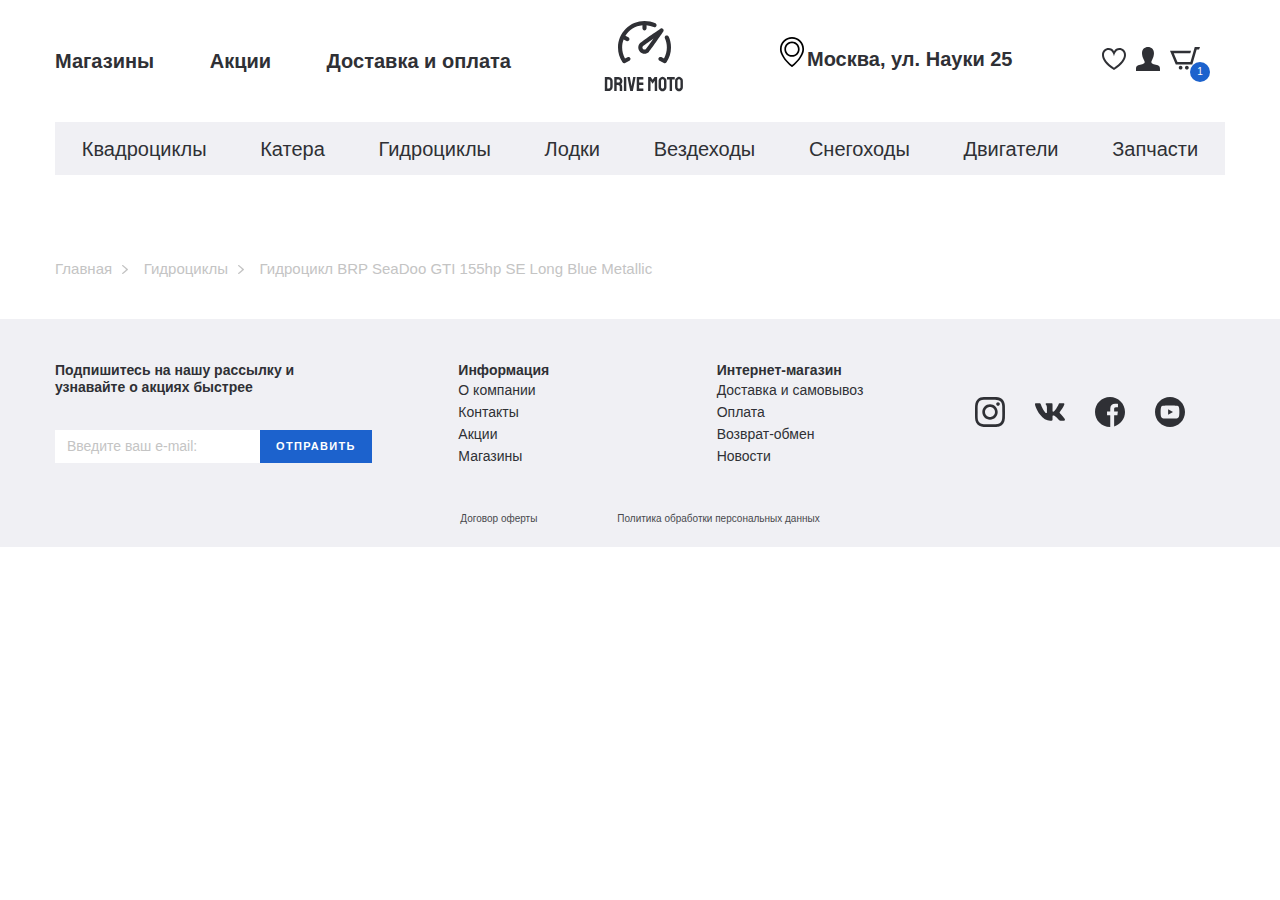
<file: product-page.html>
<!DOCTYPE html>
<html lang="ru">
  <head>
    <meta charset="UTF-8" />
    <meta name="viewport" content="width=device-width, initial-scale=1.0" />
    <title>Catalog</title>
    <link rel="stylesheet" href="css/libs.min.css" />
    <link rel="stylesheet" href="css/style.min.css" />
    <link rel="preconnect" href="https://fonts.gstatic.com" />
    <link
      href="https://fonts.googleapis.com/css2?family=Barlow:wght@400;700&display=swap"
      rel="stylesheet"
    />
  </head>
  <body>
    <header class="header">
      <div class="header__top">
        <div class="container">
          <div class="header__top-inner">
            <nav class="menu">
              <ul class="menu__list">
                <li class="menu__item">
                  <a class="menu__link" href="#"> Магазины </a>
                </li>
                <li class="menu__item">
                  <a class="menu__link" href="#"> Акции </a>
                </li>
                <li class="menu__item">
                  <a class="menu__link" href="#"> Доставка и оплата </a>
                </li>
              </ul>
            </nav>
            <a class="logo" href="#">
              <img class="logo__img" src="images/logo.svg" alt="" />
            </a>
            <div class="header__box">
              <p class="header__adress">Москва, ул. Науки 25</p>
              <ul class="user__list">
                <li class="user__list-item">
                  <a class="user-list__link" href="#">
                    <img src="images/fav.svg" alt="" />
                  </a>
                </li>
                <li class="user__list-item">
                  <a class="user-list__link" href="#">
                    <img src="images/profile.svg" alt="" />
                  </a>
                </li>
                <li class="user__list-item">
                  <a class="user-list__link basket" href="#">
                    <img src="images/basket.svg" alt="" />
                    <p class="basket__num">1</p>
                  </a>
                </li>
              </ul>
            </div>
          </div>
        </div>
      </div>
      <div class="header__bottom">
        <div class="container">
          <ul class="menu-categories">
            <li class="menu-categories__item">
              <a class="menu-categories__link" href="#">Квадроциклы</a>
            </li>
            <li class="menu-categories__item">
              <a class="menu-categories__link" href="#">Катера</a>
            </li>
            <li class="menu-categories__item">
              <a class="menu-categories__link" href="#">Гидроциклы</a>
            </li>
            <li class="menu-categories__item">
              <a class="menu-categories__link" href="#">Лодки</a>
            </li>
            <li class="menu-categories__item">
              <a class="menu-categories__link" href="#">Вездеходы</a>
            </li>
            <li class="menu-categories__item">
              <a class="menu-categories__link" href="#">Снегоходы</a>
            </li>
            <li class="menu-categories__item">
              <a class="menu-categories__link" href="#">Двигатели</a>
            </li>
            <li class="menu-categories__item">
              <a class="menu-categories__link" href="#">Запчасти</a>
            </li>
          </ul>
        </div>
      </div>
    </header>

    <div class="breadcrumbs">
      <div class="container">
      <ul class="breadcrumbs__list">
        <li class="breadcrumbs__list-item"><a href="#">Главная</a></li>
        <li class="breadcrumbs__list-item"><a href="#">Гидроциклы</a></li>
        <li class="breadcrumbs__list-item"><span>Гидроцикл BRP SeaDoo GTI 155hp SE Long Blue Metallic</span></li>
      </ul>
    </div>
    </div>

   

    <footer class="footer">
      <div class="container">
        <div class="footer__top">
          <div class="footer__top-inner">
            <div class="footer__top-item footer__top-newslatter">
              <h6 class="footer__top-title">
                Подпишитесь на нашу рассылку и узнавайте о акциях быстрее
              </h6>
              <form class="footer-form">
                <input
                  class="footer-form__input"
                  type="text"
                  placeholder="Введите ваш e-mail:"
                />
                <button class="footer-form__btn" type="submit">
                  Отправить
                </button>
              </form>
            </div>
            <div class="footer__top-item">
              <h6 class="footer__top-title">Информация</h6>
              <ul class="footer-list">
                <li class="footer-list__item"><a href="#">О компании</a></li>
                <li class="footer-list__item"><a href="#">Контакты</a></li>
                <li class="footer-list__item"><a href="#">Акции</a></li>
                <li class="footer-list__item"><a href="#">Магазины</a></li>
              </ul>
            </div>
            <div class="footer__top-item">
              <h6 class="footer__top-title">Интернет-магазин</h6>
              <ul class="footer-list">
                <li class="footer-list__item">
                  <a href="#">Доставка и самовывоз</a>
                </li>
                <li class="footer-list__item"><a href="#">Оплата</a></li>
                <li class="footer-list__item"><a href="#">Возврат-обмен</a></li>
                <li class="footer-list__item"><a href="#">Новости</a></li>
              </ul>
            </div>
            <div class="footer__top-item footer__top-social">
              <ul class="social-list">
                <li class="social-list__item">
                  <a href="#">
                    <img src="images/instagram.svg" alt="" />
                  </a>
                </li>
                <li class="social-list__item">
                  <a href="#">
                    <img src="images/vk.svg" alt="" />
                  </a>
                </li>
                <li class="social-list__item">
                  <a href="#">
                    <img src="images/facebook.svg" alt="" />
                  </a>
                </li>
                <li class="social-list__item">
                  <a href="#">
                    <img src="images/youtube.svg" alt="" />
                  </a>
                </li>
              </ul>
            </div>
          </div>
        </div>
        <div class="footer__bottom">
          <a class="footer__bottom-link" href="#">Договор оферты</a>
          <a class="footer__bottom-link" href="#"
            >Политика обработки персональных данных</a
          >
        </div>
      </div>
    </footer>

    <script src="https://ajax.googleapis.com/ajax/libs/jquery/3.5.1/jquery.min.js"></script>
    <script src="js/libs.min.js"></script>
    <script src="js/main.js"></script>
  </body>
</html>

<!-- <div class="tabs-wrapper">
  <div class="tabs">
    <a class="tab tab--active" href="#"></a>
  </div>
  <div class="tabs-container">
    <div class="tabs-content"></div>
  </div>
  </div> -->
</file>
<file: css/libs.min.css>
/*! normalize.css v8.0.1 | MIT License | github.com/necolas/normalize.css */.jq-ry-container,hr{box-sizing:content-box}button,hr,input{overflow:visible}.mfp-image-holder .mfp-content,img.mfp-img,legend{max-width:100%}progress,sub,sup{vertical-align:baseline}.irs,.slick-slider{-webkit-touch-callout:none;-khtml-user-select:none}.slick-loading .slick-slide,.slick-loading .slick-track{visibility:hidden}.jq-number__spin:after,.mfp-arrow:after,.mfp-arrow:before,.mfp-container:before,.mfp-figure:after,.slick-track:after,.slick-track:before{content:''}.mfp-arrow,.slick-slider{-webkit-tap-highlight-color:transparent}html{line-height:1.15;-webkit-text-size-adjust:100%}body{margin:0}details,main{display:block}h1{font-size:2em;margin:.67em 0}hr{height:0}code,kbd,pre,samp{font-family:monospace,monospace;font-size:1em}a{background-color:transparent}abbr[title]{border-bottom:none;text-decoration:underline;text-decoration:underline dotted}b,strong{font-weight:bolder}small{font-size:80%}sub,sup{font-size:75%;line-height:0;position:relative}sub{bottom:-.25em}sup{top:-.5em}img{border-style:none}button,input,optgroup,select,textarea{font-family:inherit;font-size:100%;line-height:1.15;margin:0}button,select{text-transform:none}[type=button],[type=reset],[type=submit],button{-webkit-appearance:button}[type=button]::-moz-focus-inner,[type=reset]::-moz-focus-inner,[type=submit]::-moz-focus-inner,button::-moz-focus-inner{border-style:none;padding:0}[type=button]:-moz-focusring,[type=reset]:-moz-focusring,[type=submit]:-moz-focusring,button:-moz-focusring{outline:ButtonText dotted 1px}fieldset{padding:.35em .75em .625em}legend{box-sizing:border-box;color:inherit;display:table;padding:0;white-space:normal}.jq-number,.jq-selectbox,.mfp-container:before,.mfp-content{vertical-align:middle}textarea{overflow:auto}[type=checkbox],[type=radio]{box-sizing:border-box;padding:0}[type=number]::-webkit-inner-spin-button,[type=number]::-webkit-outer-spin-button{height:auto}[type=search]{-webkit-appearance:textfield;outline-offset:-2px}[type=search]::-webkit-search-decoration{-webkit-appearance:none}::-webkit-file-upload-button{-webkit-appearance:button;font:inherit}summary{display:list-item}[hidden],template{display:none}.slick-list,.slick-slider,.slick-track{display:block;position:relative}.slick-slider{box-sizing:border-box;-webkit-user-select:none;-moz-user-select:none;-ms-user-select:none;user-select:none;-ms-touch-action:pan-y;touch-action:pan-y}.slick-list{overflow:hidden;margin:0;padding:0}.slick-list:focus{outline:0}.irs-hidden-input,.irs-line,.mfp-wrap{outline:0!important}.slick-list.dragging{cursor:pointer;cursor:hand}.slick-slider .slick-list,.slick-slider .slick-track{-webkit-transform:translate3d(0,0,0);-moz-transform:translate3d(0,0,0);-ms-transform:translate3d(0,0,0);-o-transform:translate3d(0,0,0);transform:translate3d(0,0,0)}.slick-track{top:0;left:0;margin-left:auto;margin-right:auto}.mfp-bg,.mfp-wrap{position:fixed;left:0;top:0;width:100%}.slick-track:after,.slick-track:before{display:table}.slick-track:after{clear:both}.slick-slide{display:none;float:left;height:100%;min-height:1px}[dir=rtl] .slick-slide{float:right}.slick-slide img{display:block}.slick-slide.slick-loading img{display:none}.slick-slide.dragging img{pointer-events:none}.slick-initialized .slick-slide{display:block}.slick-vertical .slick-slide{display:block;height:auto;border:1px solid transparent}.slick-arrow.slick-hidden{display:none}.mfp-bg{height:100%;z-index:1042;overflow:hidden;background:#0b0b0b;opacity:.8}.mfp-wrap{height:100%;z-index:1043;-webkit-backface-visibility:hidden}.mfp-container{text-align:center;position:absolute;width:100%;height:100%;left:0;top:0;padding:0 8px;box-sizing:border-box}.mfp-container:before{display:inline-block;height:100%}.mfp-align-top .mfp-container:before{display:none}.mfp-content{position:relative;display:inline-block;margin:0 auto;text-align:left;z-index:1045}.mfp-ajax-holder .mfp-content,.mfp-inline-holder .mfp-content{width:100%;cursor:auto}.mfp-ajax-cur{cursor:progress}.mfp-zoom-out-cur,.mfp-zoom-out-cur .mfp-image-holder .mfp-close{cursor:-moz-zoom-out;cursor:-webkit-zoom-out;cursor:zoom-out}.mfp-zoom{cursor:pointer;cursor:-webkit-zoom-in;cursor:-moz-zoom-in;cursor:zoom-in}.mfp-auto-cursor .mfp-content{cursor:auto}.mfp-arrow,.mfp-close,.mfp-counter,.mfp-preloader{-webkit-user-select:none;-moz-user-select:none;user-select:none}.irs,.jq-checkbox,.jq-radio,.jq-select-multiple li,.jq-selectbox li{-webkit-user-select:none;-ms-user-select:none}.mfp-loading.mfp-figure{display:none}.mfp-hide{display:none!important}.mfp-preloader{color:#CCC;position:absolute;top:50%;width:auto;text-align:center;margin-top:-.8em;left:8px;right:8px;z-index:1044}.mfp-preloader a{color:#CCC}.mfp-close,.mfp-preloader a:hover{color:#FFF}.mfp-s-error .mfp-content,.mfp-s-ready .mfp-preloader{display:none}button.mfp-arrow,button.mfp-close{overflow:visible;cursor:pointer;background:0 0;border:0;-webkit-appearance:none;display:block;outline:0;padding:0;z-index:1046;box-shadow:none;touch-action:manipulation}button::-moz-focus-inner{padding:0;border:0}.mfp-close{width:44px;height:44px;line-height:44px;position:absolute;right:0;top:0;text-decoration:none;text-align:center;opacity:.65;padding:0 0 18px 10px;font-style:normal;font-size:28px;font-family:Arial,Baskerville,monospace}.mfp-close:focus,.mfp-close:hover{opacity:1}.mfp-close:active{top:1px}.mfp-close-btn-in .mfp-close{color:#333}.mfp-iframe-holder .mfp-close,.mfp-image-holder .mfp-close{color:#FFF;right:-6px;text-align:right;padding-right:6px;width:100%}.mfp-counter{position:absolute;top:0;right:0;color:#CCC;font-size:12px;line-height:18px;white-space:nowrap}.mfp-arrow{position:absolute;opacity:.65;margin:-55px 0 0;top:50%;padding:0;width:90px;height:110px}.mfp-arrow:active{margin-top:-54px}.mfp-arrow:focus,.mfp-arrow:hover{opacity:1}.mfp-arrow:after,.mfp-arrow:before{display:block;width:0;height:0;position:absolute;left:0;top:0;margin-top:35px;margin-left:35px;border:inset transparent}.mfp-arrow:after{border-top-width:13px;border-bottom-width:13px;top:8px}.mfp-arrow:before{border-top-width:21px;border-bottom-width:21px;opacity:.7}.mfp-arrow-left{left:0}.mfp-arrow-left:after{border-right:17px solid #FFF;margin-left:31px}.mfp-arrow-left:before{margin-left:25px;border-right:27px solid #3F3F3F}.mfp-arrow-right{right:0}.mfp-arrow-right:after{border-left:17px solid #FFF;margin-left:39px}.mfp-arrow-right:before{border-left:27px solid #3F3F3F}.mfp-iframe-holder{padding-top:40px;padding-bottom:40px}.mfp-iframe-holder .mfp-content{line-height:0;width:100%;max-width:900px}.mfp-iframe-holder .mfp-close{top:-40px}.mfp-iframe-scaler{width:100%;height:0;overflow:hidden;padding-top:56.25%}.mfp-iframe-scaler iframe{position:absolute;display:block;top:0;left:0;width:100%;height:100%;box-shadow:0 0 8px rgba(0,0,0,.6);background:#000}.mfp-figure:after,img.mfp-img{width:auto;height:auto;display:block}img.mfp-img{line-height:0;box-sizing:border-box;padding:40px 0;margin:0 auto}.mfp-figure{line-height:0}.mfp-figure:after{position:absolute;left:0;top:40px;bottom:40px;right:0;z-index:-1;box-shadow:0 0 8px rgba(0,0,0,.6);background:#444}.mfp-figure small{color:#BDBDBD;display:block;font-size:12px;line-height:14px}.mfp-figure figure{margin:0}.mfp-bottom-bar{margin-top:-36px;position:absolute;top:100%;left:0;width:100%;cursor:auto}.mfp-title{text-align:left;line-height:18px;color:#F3F3F3;word-wrap:break-word;padding-right:36px}.mfp-gallery .mfp-image-holder .mfp-figure{cursor:pointer}@media screen and (max-width:800px) and (orientation:landscape),screen and (max-height:300px){.mfp-img-mobile .mfp-image-holder{padding-left:0;padding-right:0}.mfp-img-mobile img.mfp-img{padding:0}.mfp-img-mobile .mfp-figure:after{top:0;bottom:0}.mfp-img-mobile .mfp-figure small{display:inline;margin-left:5px}.mfp-img-mobile .mfp-bottom-bar{background:rgba(0,0,0,.6);bottom:0;margin:0;top:auto;padding:3px 5px;position:fixed;box-sizing:border-box}.mfp-img-mobile .mfp-bottom-bar:empty{padding:0}.mfp-img-mobile .mfp-counter{right:5px;top:3px}.mfp-img-mobile .mfp-close{top:0;right:0;width:35px;height:35px;line-height:35px;background:rgba(0,0,0,.6);position:fixed;text-align:center;padding:0}}.irs,.irs-bar,.irs-line{display:block}@media all and (max-width:900px){.mfp-arrow{-webkit-transform:scale(.75);transform:scale(.75)}.mfp-arrow-left{-webkit-transform-origin:0;transform-origin:0}.mfp-arrow-right{-webkit-transform-origin:100%;transform-origin:100%}.mfp-container{padding-left:6px;padding-right:6px}}/*!Ion.RangeSlider, 2.3.1, © Denis Ineshin, 2010 - 2019, IonDen.com, Build date: 2019-12-19 16:51:02*/.irs{position:relative;-moz-user-select:none;user-select:none;font-size:12px;font-family:Arial,sans-serif}.irs-line{position:relative;overflow:hidden}.irs-bar,.irs-shadow{position:absolute;width:0;left:0}.irs-shadow{display:none}.irs-from,.irs-handle,.irs-max,.irs-min,.irs-single,.irs-to{display:block;position:absolute;cursor:default}.irs-handle{box-sizing:border-box;z-index:1}.irs-handle.type_last{z-index:2}.irs-min{left:0}.irs-max{right:0}.irs-from,.irs-single,.irs-to{top:0;left:0;white-space:nowrap}.irs-grid{position:absolute;display:none;bottom:0;left:0;width:100%;height:20px}.irs-with-grid .irs-grid{display:block}.irs-grid-pol{position:absolute;top:0;left:0;width:1px;height:8px;background:#000}.irs-grid-pol.small{height:4px}.irs-grid-text{position:absolute;bottom:0;left:0;white-space:nowrap;text-align:center;font-size:9px;line-height:9px;padding:0 3px;color:#000}.irs-disable-mask{position:absolute;display:block;top:0;left:-1%;width:102%;height:100%;cursor:default;background:rgba(0,0,0,0);z-index:2}.lt-ie9 .irs-disable-mask{background:#000;filter:alpha(opacity=0);cursor:not-allowed}.irs-disabled{opacity:.4}.irs-hidden-input{position:absolute!important;display:block!important;top:0!important;left:0!important;width:0!important;height:0!important;font-size:0!important;line-height:0!important;padding:0!important;margin:0!important;overflow:hidden;z-index:-9999!important;background:0 0!important;border-style:solid!important;border-color:transparent!important}.irs--flat{height:40px}.irs--flat.irs-with-grid{height:60px}.irs--flat .irs-line{top:25px;height:12px;background-color:#e1e4e9;border-radius:4px}.irs--flat .irs-bar{top:25px;height:12px;background-color:#ed5565}.irs--flat .irs-bar--single{border-radius:4px 0 0 4px}.irs--flat .irs-shadow{height:1px;bottom:16px;background-color:#e1e4e9}.irs--flat .irs-handle{top:22px;width:16px;height:18px;background-color:transparent}.irs--flat .irs-handle>i:first-child{position:absolute;display:block;top:0;left:50%;width:2px;height:100%;margin-left:-1px;background-color:#da4453}.irs--flat .irs-handle.state_hover>i:first-child,.irs--flat .irs-handle:hover>i:first-child{background-color:#a43540}.irs--flat .irs-max,.irs--flat .irs-min{top:0;padding:1px 3px;color:#999;font-size:10px;line-height:1.333;text-shadow:none;background-color:#e1e4e9;border-radius:4px}.irs--flat .irs-from,.irs--flat .irs-single,.irs--flat .irs-to{color:#fff;font-size:10px;line-height:1.333;text-shadow:none;padding:1px 5px;background-color:#ed5565;border-radius:4px}.irs--flat .irs-from:before,.irs--flat .irs-single:before,.irs--flat .irs-to:before{position:absolute;display:block;content:"";bottom:-6px;left:50%;width:0;height:0;margin-left:-3px;overflow:hidden;border:3px solid transparent;border-top-color:#ed5565}.irs--big,.irs--modern,.irs--modern.irs-with-grid{height:55px}.irs--flat .irs-grid-pol{background-color:#e1e4e9}.irs--flat .irs-grid-text{color:#999}.irs--big.irs-with-grid{height:70px}.irs--big .irs-line{top:33px;height:12px;background-color:#fff;background:linear-gradient(to bottom,#ddd -50%,#fff 150%);border:1px solid #ccc;border-radius:12px}.irs--big .irs-bar{top:33px;height:12px;background-color:#92bce0;border:1px solid #428bca;background:linear-gradient(to bottom,#fff 0,#428bca 30%,#b9d4ec 100%);box-shadow:inset 0 0 1px 1px rgba(255,255,255,.5)}.irs--big .irs-bar--single{border-radius:12px 0 0 12px}.irs--big .irs-shadow{height:1px;bottom:16px;background-color:rgba(66,139,202,.5)}.irs--big .irs-handle{top:25px;width:30px;height:30px;border:1px solid rgba(0,0,0,.3);background-color:#cbcfd5;background:linear-gradient(to bottom,#fff 0,#B4B9BE 30%,#fff 100%);box-shadow:1px 1px 2px rgba(0,0,0,.2),inset 0 0 3px 1px #fff;border-radius:30px}.irs--big .irs-handle.state_hover,.irs--big .irs-handle:hover{border-color:rgba(0,0,0,.45);background-color:#939ba7;background:linear-gradient(to bottom,#fff 0,#919BA5 30%,#fff 100%)}.irs--big .irs-max,.irs--big .irs-min{top:0;padding:1px 5px;color:#fff;text-shadow:none;background-color:#9f9f9f;border-radius:3px}.irs--big .irs-from,.irs--big .irs-single,.irs--big .irs-to{color:#fff;text-shadow:none;padding:1px 5px;background-color:#428bca;background:linear-gradient(to bottom,#428bca 0,#3071a9 100%);border-radius:3px}.irs--big .irs-grid-pol{background-color:#428bca}.irs--big .irs-grid-text{color:#428bca}.irs--modern .irs-line{top:25px;height:5px;background-color:#d1d6e0;background:linear-gradient(to bottom,#e0e4ea 0,#d1d6e0 100%);border:1px solid #a3adc1;border-bottom-width:0;border-radius:5px}.irs--modern .irs-bar{top:25px;height:5px;background:#20b426;background:linear-gradient(to bottom,#20b426 0,#18891d 100%)}.irs--modern .irs-bar--single{border-radius:5px 0 0 5px}.irs--modern .irs-shadow{height:1px;bottom:21px;background-color:rgba(209,214,224,.5)}.irs--modern .irs-handle{top:37px;width:12px;height:13px;border:1px solid #a3adc1;border-top-width:0;box-shadow:1px 1px 1px rgba(0,0,0,.1);border-radius:0 0 3px 3px}.irs--modern .irs-handle>i:nth-child(1){position:absolute;display:block;top:-4px;left:1px;width:6px;height:6px;border:1px solid #a3adc1;background:#fff;transform:rotate(45deg)}.irs--modern .irs-handle>i:nth-child(2){position:absolute;display:block;box-sizing:border-box;top:0;left:0;width:10px;height:12px;background:#e9e6e6;background:linear-gradient(to bottom,#fff 0,#e9e6e6 100%);border-radius:0 0 3px 3px}.irs--modern .irs-handle>i:nth-child(3){position:absolute;display:block;box-sizing:border-box;top:3px;left:3px;width:4px;height:5px;border-left:1px solid #a3adc1;border-right:1px solid #a3adc1}.irs--modern .irs-handle.state_hover,.irs--modern .irs-handle:hover{border-color:#7685a2;background:#c3c7cd;background:linear-gradient(to bottom,#fff 0,#919ba5 30%,#fff 100%)}.irs--modern .irs-handle.state_hover>i:nth-child(1),.irs--modern .irs-handle:hover>i:nth-child(1){border-color:#7685a2}.irs--modern .irs-handle.state_hover>i:nth-child(3),.irs--modern .irs-handle:hover>i:nth-child(3){border-color:#48536a}.irs--modern .irs-max,.irs--modern .irs-min{top:0;font-size:10px;line-height:1.333;text-shadow:none;padding:1px 5px;color:#fff;background-color:#d1d6e0;border-radius:5px}.irs--modern .irs-from,.irs--modern .irs-single,.irs--modern .irs-to{font-size:10px;line-height:1.333;text-shadow:none;padding:1px 5px;background-color:#20b426;color:#fff;border-radius:5px}.irs--modern .irs-from:before,.irs--modern .irs-single:before,.irs--modern .irs-to:before{position:absolute;display:block;content:"";bottom:-6px;left:50%;width:0;height:0;margin-left:-3px;overflow:hidden;border:3px solid transparent;border-top-color:#20b426}.irs--modern .irs-grid{height:25px}.irs--modern .irs-grid-pol{background-color:#dedede}.irs--modern .irs-grid-text{color:silver;font-size:13px}.irs--sharp{height:50px;font-size:12px;line-height:1}.irs--sharp.irs-with-grid{height:57px}.irs--sharp .irs-line{top:30px;height:2px;background-color:#000;border-radius:2px}.irs--sharp .irs-bar{top:30px;height:2px;background-color:#ee22fa}.irs--sharp .irs-bar--single{border-radius:2px 0 0 2px}.irs--sharp .irs-shadow{height:1px;bottom:21px;background-color:rgba(0,0,0,.5)}.irs--sharp .irs-handle{top:25px;width:10px;height:10px;background-color:#a804b2}.irs--sharp .irs-handle>i:first-child{position:absolute;display:block;top:100%;left:0;width:0;height:0;border:5px solid transparent;border-top-color:#a804b2}.irs--sharp .irs-handle.state_hover,.irs--sharp .irs-handle:hover{background-color:#000}.irs--sharp .irs-handle.state_hover>i:first-child,.irs--sharp .irs-handle:hover>i:first-child{border-top-color:#000}.irs--sharp .irs-max,.irs--sharp .irs-min{color:#fff;font-size:14px;line-height:1;top:0;padding:3px 4px;opacity:.4;background-color:#a804b2;border-radius:2px}.irs--sharp .irs-from,.irs--sharp .irs-single,.irs--sharp .irs-to{font-size:14px;line-height:1;text-shadow:none;padding:3px 4px;background-color:#a804b2;color:#fff;border-radius:2px}.irs--sharp .irs-from:before,.irs--sharp .irs-single:before,.irs--sharp .irs-to:before{position:absolute;display:block;content:"";bottom:-6px;left:50%;width:0;height:0;margin-left:-3px;overflow:hidden;border:3px solid transparent;border-top-color:#a804b2}.irs--sharp .irs-grid{height:25px}.irs--sharp .irs-grid-pol{background-color:#dedede}.irs--sharp .irs-grid-text{color:silver;font-size:13px}.irs--round{height:50px}.irs--round.irs-with-grid{height:65px}.irs--round .irs-line{top:36px;height:4px;background-color:#dee4ec;border-radius:4px}.irs--round .irs-bar{top:36px;height:4px;background-color:#006cfa}.irs--round .irs-bar--single{border-radius:4px 0 0 4px}.irs--round .irs-shadow{height:4px;bottom:21px;background-color:rgba(222,228,236,.5)}.irs--round .irs-handle{top:26px;width:24px;height:24px;border:4px solid #006cfa;background-color:#fff;border-radius:24px;box-shadow:0 1px 3px rgba(0,0,255,.3)}.irs--round .irs-handle.state_hover,.irs--round .irs-handle:hover{background-color:#f0f6ff}.irs--round .irs-max,.irs--round .irs-min{color:#333;font-size:14px;line-height:1;top:0;padding:3px 5px;background-color:rgba(0,0,0,.1);border-radius:4px}.irs--round .irs-from,.irs--round .irs-single,.irs--round .irs-to{font-size:14px;line-height:1;text-shadow:none;padding:3px 5px;background-color:#006cfa;color:#fff;border-radius:4px}.irs--round .irs-grid-pol,.irs--square .irs-line{background-color:#dedede}.irs--round .irs-from:before,.irs--round .irs-single:before,.irs--round .irs-to:before{position:absolute;display:block;content:"";bottom:-6px;left:50%;width:0;height:0;margin-left:-3px;overflow:hidden;border:3px solid transparent;border-top-color:#006cfa}.irs--round .irs-grid,.irs--square .irs-grid{height:25px}.irs--round .irs-grid-text{color:silver;font-size:13px}.irs--square{height:50px}.irs--square.irs-with-grid{height:60px}.irs--square .irs-line{top:31px;height:4px}.irs--square .irs-bar{top:31px;height:4px;background-color:#000}.irs--square .irs-shadow{height:2px;bottom:21px;background-color:#dedede}.irs--square .irs-handle{top:25px;width:16px;height:16px;border:3px solid #000;background-color:#fff;-webkit-transform:rotate(45deg);-ms-transform:rotate(45deg);transform:rotate(45deg)}.irs--square .irs-handle.state_hover,.irs--square .irs-handle:hover{background-color:#f0f6ff}.irs--square .irs-max,.irs--square .irs-min{color:#333;font-size:14px;line-height:1;top:0;padding:3px 5px;background-color:rgba(0,0,0,.1)}.irs--square .irs-from,.irs--square .irs-single,.irs--square .irs-to{font-size:14px;line-height:1;text-shadow:none;padding:3px 5px;background-color:#000;color:#fff}.irs--square .irs-grid-pol{background-color:#dedede}.irs--square .irs-grid-text{color:silver;font-size:11px}.jq-checkbox,.jq-radio{position:relative;display:inline-block;overflow:hidden;-moz-user-select:none;user-select:none}.jq-checkbox input,.jq-radio input{position:absolute;z-index:-1;margin:0;padding:0;opacity:0}.jq-file{position:relative;display:inline-block;overflow:hidden}.jq-file input{position:absolute;top:0;right:0;height:auto;margin:0;padding:0;opacity:0;font-size:100px;line-height:1em;cursor:pointer}.jq-file__browse,.jq-file__name{font:14px/32px Arial,sans-serif;color:#333}.jq-file__name{overflow:hidden;white-space:nowrap;text-overflow:ellipsis}.jq-select-multiple,.jq-selectbox{position:relative;display:inline-block}.jq-select-multiple select,.jq-selectbox select{position:absolute;top:0;left:0;width:100%;height:100%;margin:0;padding:0;opacity:0}.jq-select-multiple li,.jq-selectbox li{-moz-user-select:none;user-select:none;white-space:nowrap}.jq-number__spin,.jq-selectbox__select-text{-webkit-user-select:none;-moz-user-select:none;-ms-user-select:none}.jq-selectbox__select{position:relative}.jq-file__browse,.jq-selectbox__dropdown{position:absolute}.jq-selectbox__select-text{overflow:hidden;user-select:none;white-space:nowrap;text-overflow:ellipsis}.jq-selectbox__search input{-webkit-appearance:textfield}.jq-selectbox__search input::-webkit-search-cancel-button,.jq-selectbox__search input::-webkit-search-decoration{-webkit-appearance:none}.jq-selectbox__dropdown ul{position:relative;overflow:auto;overflow-x:hidden;list-style:none;-webkit-overflow-scrolling:touch}.jq-select-multiple ul{position:relative;overflow-x:hidden;-webkit-overflow-scrolling:touch}.jq-number__field input::-webkit-inner-spin-button,.jq-number__field input::-webkit-outer-spin-button{margin:0;-webkit-appearance:none}.jq-checkbox,.jq-radio{vertical-align:-4px;width:16px;height:16px;margin:0 4px 0 0;border:1px solid #C3C3C3;background:linear-gradient(#FFF,#E6E6E6);box-shadow:0 1px 1px rgba(0,0,0,.05),inset -1px -1px #FFF,inset 1px -1px #FFF;cursor:pointer}.jq-checkbox.focused,.jq-radio.focused{border:1px solid #08C}.jq-checkbox.disabled,.jq-radio.disabled{opacity:.55}.jq-checkbox{border-radius:3px}.jq-checkbox.checked .jq-checkbox__div{width:8px;height:4px;margin:3px 0 0 3px;border-bottom:2px solid #666;border-left:2px solid #666;-webkit-transform:rotate(-50deg);transform:rotate(-50deg)}.jq-radio{border-radius:50%}.jq-radio.checked .jq-radio__div{width:10px;height:10px;margin:3px 0 0 3px;border-radius:50%;background:#777;box-shadow:inset 1px 1px 1px rgba(0,0,0,.7)}.jq-file{width:270px;border-radius:4px;box-shadow:0 1px 2px rgba(0,0,0,.1)}.jq-file__name{box-sizing:border-box;width:100%;height:34px;padding:0 80px 0 10px;border:1px solid #CCC;border-bottom-color:#B3B3B3;border-radius:4px;background:#FFF;box-shadow:inset 1px 1px #F1F1F1}.jq-file__browse{top:1px;right:1px;padding:0 10px;border-left:1px solid #CCC;border-radius:0 4px 4px 0;background:linear-gradient(#FFF,#E6E6E6);box-shadow:inset 1px -1px #F1F1F1,inset -1px 0 #F1F1F1,0 1px 2px rgba(0,0,0,.1);text-shadow:1px 1px #FFF}.jq-file:hover .jq-file__browse{background:linear-gradient(#F6F6F6,#E6E6E6)}.jq-file:active .jq-file__browse{background:#F5F5F5;box-shadow:inset 1px 1px 3px #DDD}.jq-file.focused .jq-file__name{border:1px solid #5794BF}.jq-file.disabled,.jq-file.disabled .jq-file__browse,.jq-file.disabled .jq-file__name{border-color:#CCC;background:#F5F5F5;box-shadow:none;color:#888}.jq-number{display:inline-block;position:relative;padding:0 36px 0 0}.jq-number__field{width:100px;border:1px solid #CCC;border-bottom-color:#B3B3B3;border-radius:4px;box-shadow:inset 1px 1px #F1F1F1,0 1px 2px rgba(0,0,0,.1)}.jq-number__field:hover{border-color:#B3B3B3}.jq-number__field input{-moz-appearance:textfield;text-align:left;box-sizing:border-box;width:100%;padding:8px 9px;border:none;outline:0;background:0 0;font:14px Arial,sans-serif;color:#333}.jq-number__spin{position:absolute;top:0;right:0;width:32px;height:14px;border:1px solid #CCC;border-bottom-color:#B3B3B3;border-radius:4px;background:linear-gradient(#FFF,#E6E6E6);box-shadow:0 1px 2px rgba(0,0,0,.1);box-shadow:inset 1px -1px #F1F1F1,inset -1px 0 #F1F1F1,0 1px 2px rgba(0,0,0,.1);user-select:none;text-shadow:1px 1px #FFF;cursor:pointer}.jq-number__spin.minus:after,.jq-number__spin:after{border-right:5px solid transparent;border-left:5px solid transparent}.jq-number__spin.minus{top:auto;bottom:0}.jq-number__spin:hover{background:linear-gradient(#F6F6F6,#E6E6E6)}.jq-number__spin:active{background:#F5F5F5;box-shadow:inset 1px 1px 3px #DDD}.jq-number__spin:after{position:absolute;top:4px;left:11px;width:0;height:0;border-bottom:5px solid #999}.jq-number__spin.minus:after{top:5px;border-top:5px solid #999;border-bottom:none}.jq-number__spin.minus:hover:after{border-top-color:#000}.jq-number__spin.plus:hover:after{border-bottom-color:#000}.jq-number.focused .jq-number__field{border:1px solid #5794BF}.jq-number.disabled .jq-number__field,.jq-number.disabled .jq-number__spin{border-color:#CCC;background:#F5F5F5;box-shadow:none;color:#888}.jq-number.disabled .jq-number__spin:after{border-bottom-color:#AAA}.jq-number.disabled .jq-number__spin.minus:after{border-top-color:#AAA}.jq-selectbox{z-index:10;cursor:pointer}.jq-selectbox__select{height:32px;padding:0 45px 0 10px;border:1px solid #CCC;border-bottom-color:#B3B3B3;border-radius:4px;background:linear-gradient(#FFF,#E6E6E6);box-shadow:inset 1px -1px #F1F1F1,inset -1px 0 #F1F1F1,0 1px 2px rgba(0,0,0,.1);font:14px/32px Arial,sans-serif;color:#333;text-shadow:1px 1px #FFF}.jq-selectbox__select:hover{background:linear-gradient(#F6F6F6,#E6E6E6)}.jq-selectbox__select:active{background:#F5F5F5;box-shadow:inset 1px 1px 3px #DDD}.jq-selectbox.focused .jq-selectbox__select{border:1px solid #5794BF}.jq-selectbox.disabled .jq-selectbox__select{border-color:#CCC;background:#F5F5F5;box-shadow:none;color:#888}.jq-selectbox__select-text{display:block;width:100%}.jq-selectbox .placeholder{color:#888}.jq-selectbox__trigger{position:absolute;top:0;right:0;width:34px;height:100%;border-left:1px solid #CCC}.jq-selectbox__trigger-arrow{position:absolute;top:14px;right:12px;width:0;height:0;border-top:5px solid #999;border-right:5px solid transparent;border-left:5px solid transparent}.jq-selectbox:hover .jq-selectbox__trigger-arrow{border-top-color:#000}.jq-selectbox.disabled .jq-selectbox__trigger-arrow{border-top-color:#AAA}.jq-selectbox__dropdown{box-sizing:border-box;width:100%;margin:2px 0 0;padding:0;border:1px solid #CCC;border-radius:4px;background:#FFF;box-shadow:0 2px 10px rgba(0,0,0,.2);font:14px/18px Arial,sans-serif}.jq-selectbox__search{margin:5px}.jq-selectbox__search input{box-sizing:border-box;width:100%;margin:0;padding:5px 27px 6px 8px;border:1px solid #CCC;border-radius:3px;outline:0;background:url([data-uri]) 100% 50% no-repeat;box-shadow:inset 1px 1px #F1F1F1;color:#333}.jq-selectbox__not-found{margin:5px;padding:5px 8px 6px;background:#F0F0F0;font-size:13px}.jq-selectbox ul{margin:0;padding:0}.jq-selectbox li{min-height:18px;padding:5px 10px 6px;color:#231F20}.jq-selectbox li.selected{background-color:#A3ABB1;color:#FFF}.jq-selectbox li:hover{background-color:#08C;color:#FFF}.jq-selectbox li.disabled{color:#AAA}.jq-selectbox li.disabled:hover{background:0 0}.jq-selectbox li.optgroup{font-weight:700}.jq-selectbox li.optgroup:hover{background:0 0;color:#231F20;cursor:default}.jq-selectbox li.option{padding-left:25px}.jq-select-multiple{box-sizing:border-box;padding:1px;border:1px solid #CCC;border-bottom-color:#B3B3B3;border-radius:4px;background:#FFF;box-shadow:inset 1px 1px #F1F1F1,0 1px 2px rgba(0,0,0,.1);font:14px/18px Arial,sans-serif;color:#333;cursor:default}.jq-select-multiple.focused{border:1px solid #5794BF}.jq-select-multiple.disabled{border-color:#CCC;background:#F5F5F5;box-shadow:none;color:#888}.jq-select-multiple ul{margin:0;padding:0}.jq-select-multiple li{padding:3px 9px 4px;list-style:none}.jq-select-multiple li:first-child{border-radius:3px 3px 0 0}.jq-select-multiple li:last-child{border-radius:0 0 3px 3px}.jq-select-multiple li.selected{background:#08C;color:#FFF}.jq-select-multiple li.disabled{color:#AAA}.jq-select-multiple li.optgroup{font-weight:700}.jq-select-multiple li.option{padding-left:25px}.jq-select-multiple li.selected.disabled,.jq-select-multiple.disabled li.selected{background:#CCC;color:#FFF}input[type=email].styler,input[type=password].styler,input[type=search].styler,input[type=tel].styler,input[type=text].styler,input[type=url].styler,textarea.styler{padding:8px 9px;border:1px solid #CCC;border-bottom-color:#B3B3B3;border-radius:4px;box-shadow:inset 1px 1px #F1F1F1,0 1px 2px rgba(0,0,0,.1);font:14px Arial,sans-serif;color:#333}input[type=search].styler{-webkit-appearance:none;-moz-appearance:none;appearance:none}textarea.styler{overflow:auto}input[type=email].styler:hover,input[type=password].styler:hover,input[type=search].styler:hover,input[type=tel].styler:hover,input[type=text].styler:hover,input[type=url].styler:hover,textarea.styler:hover{border-color:#B3B3B3}input[type=email].styler:hover:focus,input[type=password].styler:hover:focus,input[type=search].styler:hover:focus,input[type=tel].styler:hover:focus,input[type=text].styler:hover:focus,input[type=url].styler:hover:focus,textarea.styler:hover:focus{border-color:#B3B3B3 #CCC #CCC;outline:0;box-shadow:inset 0 1px 2px rgba(0,0,0,.1)}button.styler,input[type=button].styler,input[type=submit].styler,input[type=reset].styler{overflow:visible;padding:8px 11px;border:1px solid #CCC;border-bottom-color:#B3B3B3;border-radius:4px;outline:0;background:linear-gradient(#FFF,#E6E6E6);box-shadow:inset 1px -1px #F1F1F1,inset -1px 0 #F1F1F1,0 1px 2px rgba(0,0,0,.1);font:14px Arial,sans-serif;color:#333;text-shadow:1px 1px #FFF;cursor:pointer}button.styler.styler::-moz-focus-inner,input[type=button].styler.styler::-moz-focus-inner,input[type=submit].styler.styler::-moz-focus-inner,input[type=reset].styler.styler::-moz-focus-inner{padding:0;border:0}button.styler:not([disabled]):hover,input[type=button].styler:not([disabled]):hover,input[type=submit].styler:not([disabled]):hover,input[type=reset].styler:hover,input[type=reset].styler:not([disabled]):hover{background:linear-gradient(#F6F6F6,#E6E6E6)}button.styler:active,input[type=button].styler:active,input[type=submit].styler:active,input[type=reset].styler:active{background:#F5F5F5;box-shadow:inset 1px 1px 3px #DDD}button.styler[disabled],input[type=button].styler[disabled],input[type=submit].styler[disabled]{border-color:#CCC;background:#F5F5F5;box-shadow:none;color:#888}.jq-ry-container{position:relative;padding:0 5px;line-height:0;display:block;cursor:pointer;direction:ltr}.jq-ry-container[readonly=readonly]{cursor:default}.jq-ry-container>.jq-ry-group-wrapper{position:relative;width:100%}.jq-ry-container>.jq-ry-group-wrapper>.jq-ry-group{position:relative;line-height:0;z-index:10;white-space:nowrap}.jq-ry-container>.jq-ry-group-wrapper>.jq-ry-group>svg{display:inline-block}.jq-ry-container>.jq-ry-group-wrapper>.jq-ry-group.jq-ry-normal-group{width:100%}.jq-ry-container>.jq-ry-group-wrapper>.jq-ry-group.jq-ry-rated-group{width:0;z-index:11;position:absolute;top:0;left:0;overflow:hidden}
</file>
<file: css/style.min.css>
html{box-sizing:border-box}*,*::before,*::after{box-sizing:inherit}a{text-decoration:none;color:inherit;display:inline-block}ul,li{margin:0;padding:0;list-style:none}h1,h2,h3,h4,h5,h6{margin:0}p{margin:0}body{color:#2F3035;font-family:"SFProDisplay-Regular", sans-serif;font-size:20px;line-height:24px;font-weight:400}.container{max-width:1200px;padding:0 15px;margin:0 auto}@font-face{font-family:'SFProDisplay-Regular', sans-serif;src:url("../fonts/SFProDisplay-Regular.woff2") format("woff2"),url("../fonts/SFProDisplay-Regular.woff") format("woff");font-weight:400;font-style:normal;font-display:swap}@font-face{font-family:'SFProDisplay-Medium', sans-serif;src:url("../fonts/SFProDisplay-Medium.woff2") format("woff2"),url("../fonts/SFProDisplay-Medium.woff") format("woff");font-weight:500;font-style:normal;font-display:swap}@font-face{font-family:'SFProDisplay-Semibold', sans-serif;src:url("../fonts/SFProDisplay-Semibold.woff2") format("woff2"),url("../fonts/SFProDisplay-Semibold.woff") format("woff");font-weight:600;font-style:normal;font-display:swap}@font-face{font-family:'SFProDisplay-Bold', sans-serif;src:url("../fonts/SFProDisplay-Bold.woff2") format("woff2"),url("../fonts/SFProDisplay-Bold.woff") format("woff");font-weight:700;font-style:normal;font-display:swap}.page-section{margin-bottom:80px}.header__top-inner{display:flex;justify-content:space-between;align-items:center;min-height:122px;font-family:"SFProDisplay-Bold", sans-serif;font-weight:700}.menu__item{display:inline-block}.menu__item+.menu__item{padding-left:50px}.header__box{display:flex}.header__adress{margin-right:60px;width:265px;padding-left:30px;position:relative}.header__adress::before{content:"";position:absolute;background-image:url("../images/location.svg");width:30px;height:30px;left:0;top:-10px}.user__list{margin-right:15px;display:flex;align-items:center}.user__list-item{padding-right:10px}.basket{position:relative}.basket__num{position:absolute;font-family:"SFProDisplay-Medium", sans-serif;font-weight:500;color:#fff;font-size:10px;line-height:20px;width:20px;height:20px;background-color:#1C62CD;border-radius:50%;text-align:center;bottom:-7px;right:-10px}.header__bottom{margin-bottom:80px}.menu-categories{background-color:#F0F0F4;display:flex;justify-content:space-around;align-items:center;min-height:53px}.menu-categories__link{transition:all 0.3s;font-weight:400;padding:15px 0 14px;position:relative}.menu-categories__link::before{content:"";position:absolute;width:0;left:auto;right:0;background-color:#1C62CD;height:3px;bottom:-2px;transition:all 0.3s}.menu-categories__link:hover{color:#000}.menu-categories__link:hover::before{width:100%;right:auto;left:0}.banner-section__inner{display:flex;justify-content:space-between}.banner-section__slider{max-width:870px}.banner-section__slider-btn{position:absolute;top:50%;transform:translateY(-50%);background-color:transparent;border:none;margin:0;padding:0;z-index:5;cursor:pointer}.product-slider__slider-btn{position:absolute;top:50%;transform:translateY(-50%);background-color:transparent;border:none;margin:0;padding:0;z-index:5;cursor:pointer}.banner-section__slider-slider-btnprev{left:20px}.banner-section__slider-slider-btnnext{right:20px}.slick-dots{position:absolute;bottom:40px;left:0;right:0;text-align:center}.slick-dots li{display:inline-block;padding:0 5px}.slick-dots button{padding:0;font-size:0;margin:0;width:11px;height:11px;border:1px solid #fff;border-radius:50%;background-color:transparent}.slick-active li button{background-color:#fff}.banner-section__slider-img{-o-object-fit:cover;object-fit:cover;min-height:400px}.price{font-family:"Barlow", sans-serif;position:relative}.sale-item{max-width:265px;text-align:center;border:1px solid #cdcdcd;border-radius:3px;display:flex;flex-direction:column;justify-content:space-between}.sale-item__top{display:flex;justify-content:space-between;align-items:flex-start}.sale-item__info{color:#fff;background-color:#1C62CD;text-transform:uppercase;padding:8px 20px;font-size:12px;line-height:15px;letter-spacing:0.1em}.sale-item__price{text-align:right}.sale-item__price-new{font-weight:700;font-size:27px;line-height:32px;color:#1C62CD;margin-right:6px;padding-right:20px}.sale-item__price-new::after{content:"";background-image:url("../images/icons-price.svg");position:absolute;right:0;top:8px;width:15px;height:18px}.sale-item__price-old{font-weight:400;font-size:14px;line-height:17px;color:#c4c4c4;margin-right:15px;background-image:url("../images/old-line.svg");padding:2px 5px;background-repeat:no-repeat;display:inline-block}.sale-item__price-old::after{content:"";background-image:url("../images/icons-price-old.svg");position:absolute;right:-10px;top:8px;width:8px;height:10px}.sale-item__deadline{background-color:#f0f0f4;padding:25px 20px;font-size:18px;line-height:21px}.sale-item__img{-o-object-fit:contain;object-fit:contain}.sale-item__title{font-family:"SFProDisplay-Bold", sans-serif;font-weight:700;font-size:18px;line-height:21px;margin-bottom:7px}.sale-item span{color:#1C62CD;font-family:"Barlow", sans-serif;display:block;font-weight:700}.search__tabs{margin-bottom:25px}.search__tabs-item{padding:11px 26px 12px}.search__tabs .search__tabs-item.tab--active{border-radius:5px;background-color:#f0f0f0;font-family:"SFProDisplay-Bold", sans-serif;font-weight:700}.search__content-form{display:flex}.search__content-input{background:#f0f0f0;border-radius:3px;padding:5px 20px;font-size:16px;line-height:19px;border:none;width:100%}.search__content-input::-moz-placeholder{color:#656464}.search__content-input:-ms-input-placeholder{color:#656464}.search__content-input::placeholder{color:#656464}.search__content-btn{font-family:"SFProDisplay-Bold", sans-serif;font-weight:700;font-size:14px;line-height:17px;text-transform:uppercase;letter-spacing:0.12em;color:#fff;background-color:#1C62CD;border-radius:3px;padding:17px 41px;border:none;margin-left:-3px}.tabs-content{display:none}.tabs-content.tabs-content--active{display:block}.categories__inner{display:flex;justify-content:space-between;flex-wrap:wrap}.categories__item{margin-bottom:30px;border:1px solid #cdcdcd;border-radius:3px;width:370px;display:flex;justify-content:space-between;padding:20px 20px 16px;transition:all 0.3s}.categories__item-info{width:50%;display:flex;flex-direction:column;justify-content:space-between}.categories__item-img{text-align:center;width:50%}.categories__item-img img{max-width:100%}.categories__item-title{font-family:"SFProDisplay-Bold", sans-serif;font-weight:700;font-size:23px;line-height:28px;transition:all 0.3s}.categories__item:hover{box-shadow:3px 3px 20px rgba(50,50,50,0.25)}.categories__item:hover .categories__item-title{color:#1C62CD}.categories__item-text{font-size:14px;line-height:17px;color:#c4c4c4}.categories__item-text::after{content:url("../images/arrow.svg");padding-left:2px}.product-item{border:1px solid #cdcdcd;border-radius:3px;text-align:center;padding:52px 20px 31px;transition:all 0.3s;min-height:400px}.product-item__img{max-width:100%}.product-item__wrapper{position:relative;width:271px}.product-item__wrapper.product-item__not-available .product-item__basket{display:none}.product-item__wrapper.product-item__not-available .product-item__price{display:none}.product-item__wrapper.product-item__not-available .product-item__notify-text{display:block}.product-item__wrapper.product-item__not-available .product-item__notify-link{display:block;position:absolute;bottom:20px;left:0;right:0;font-size:16px;line-height:19px;text-align:center;color:#1C62CD}.product-item__wrapper.product-item__not-available .product-item__notify-link span{border-bottom:1px solid #1C62CD}.product-item__wrapper.product-item__not-available .product-item__title{padding-bottom:13px}.product-item__title{font-weight:normal;padding:14px 0 25px}.product-item__favorite{position:absolute;top:16px;right:19px;width:24px;height:22px;background-color:transparent;border:none;outline:none;z-index:5}.product-item__favorite::before{content:"";position:absolute;background-image:url("../images/favorite.svg");width:24px;height:22px;background-color:#fff;top:0;left:0}.product-item__favorite.product-item__favorite--active::before{background-image:url("../images/favorite-active.svg")}.product-item__price{font-family:"SFProDisplay-Bold", sans-serif;font-weight:700;font-size:30px;line-height:36px}.product-item__basket{position:absolute;width:60px;height:40px;background:#1C62CD;border-radius:10px 0px 0px 0px;border:none;bottom:0;right:0;padding-top:7px;cursor:pointer;z-index:10}.product-item__hover-text{padding:18px 21px;background-color:rgba(255,255,255,0.9);box-shadow:0px 0px 15px rgba(0,0,0,0.2);border-radius:3px;display:inline-block;position:absolute;top:30%;opacity:0;transition:all 0.3s}.product-item:hover .product-item__hover-text{opacity:1;color:#2F3035}.product-item:hover{box-shadow:3px 3px 20px rgba(50,50,50,0.25);color:#1C62CD}.product-item:hover .product-item__notify-text{color:#2F3035}.product-item--sale::before{content:"SALE";padding:8px 15px;background:#1C62CD;position:absolute;left:0;top:0;text-transform:uppercase;color:#fff;font-size:12px;line-height:14px;letter-spacing:0.07em}.product-item__notify-text{display:none;font-weight:700;font-size:18px;line-height:21px}.product-item__notify-link{display:none}.products__title{font-family:"Barlow", sans-serif;font-weight:700;font-size:25px;line-height:30px;margin-bottom:25px}.products__tabs{margin-bottom:25px}.products__tabs .tab--active{border-bottom:2px solid #1C62CD}.products__tab{padding-bottom:12px}.products__tab+.products__tab{margin-left:50px}.product-slider__slider-slider-btnprev{left:-40px}.product-slider__slider-slider-btnnext{right:-40px}.slick-slide img{display:inline}.products{margin-bottom:80px}.product-more{text-align:center;margin:35px 0 0}.product-more__link{line-height:18px;letter-spacing:0.12em;font-size:15px;text-transform:uppercase;background:#f0f0f4;padding:16px 43px}.banner{margin-bottom:80px}.footer{background-color:#f0f0f4}.footer__bottom{padding:46px 0 22px;display:flex;justify-content:center}.footer__bottom-link{line-height:12px;color:#48494d;font-size:10px;margin:0 40px}.footer__top{padding-top:43px}.footer__top-inner{display:flex;justify-content:space-between}.footer__top .footer__top-newslatter.footer__top-item{width:295px;margin-right:50px}.footer__top-title{font-family:"SFProDisplay-Bold", sans-serif;font-weight:700;font-size:14px;line-height:17px}.footer__top-item{width:200px}.footer__top-social.footer__top-item{width:250px}.footer-form{margin-top:34px;display:flex;justify-content:space-between}.footer-form__input{background-color:#fff;border:none;font-weight:normal;font-size:14px;line-height:17px;padding:0 12px}.footer-form__input::-moz-placeholder{color:#c4c4c4}.footer-form__input:-ms-input-placeholder{color:#c4c4c4}.footer-form__input::placeholder{color:#c4c4c4}.footer-form__btn{font-family:"SFProDisplay-Semibold", sans-serif;text-transform:uppercase;padding:10px 16px;border:none;background-color:#1C62CD;color:white;font-weight:600;font-size:11px;line-height:13px;letter-spacing:0.12em}.footer-list{font-size:14px;line-height:22px}.social-list{display:flex;align-items:center;height:100%}.social-list__item+.social-list__item{margin-left:30px}.breadcrumbs{margin-bottom:40px}.breadcrumbs__list-item{display:inline-block;padding-right:16px;margin-right:10px;position:relative;line-height:18px;font-size:15px;color:#c4c4c4}.breadcrumbs__list-item::after{content:"";position:absolute;right:0;bottom:4px;background-image:url("../images/arrow.svg");width:6px;height:9px}.breadcrumbs__list-item:last-child::after{display:none}.catalog{margin-bottom:100px}.catalog__title{font-family:"SFProDisplay-Bold", sans-serif;font-weight:700;font-size:30px;line-height:36px;margin-bottom:26px}.catalog__filter{display:flex;justify-content:space-between;margin-bottom:50px}.catalog__filter-items button{font-size:14px;line-height:17px;opacity:0.7;background:#f0f0f4;border-radius:3px;border:none;padding:5px 22px;cursor:pointer}.catalog__filter-items button+button{margin-left:8px}.catalog__filter-btn button{background-color:transparent;border:none;cursor:pointer;margin:0;padding:0}.catalog__filter-btn button+button{padding-left:10px}.catalog__inner{display:flex}.catalog__inner-aside{min-width:290px;margin-right:10px}.catalog__inner-list{display:flex;justify-content:space-between;flex-wrap:wrap}.catalog__inner-list .product-item__wrapper{margin-bottom:30px}.pagination{width:100%;margin-top:70px}.pagination-list{display:flex;justify-content:center}.pagination-list__item{padding:6px 12px;border:2px solid transparent;margin:0 4px;font-size:18px;line-height:22px;color:#c4c4c4}.pagination-list__item.active{border:2px solid #1C62CD;color:#1C62CD}.pagination-list__item.active a{display:block}.aside-filter__tabs{display:flex;justify-content:space-between}.aside-filter__tab{font-weight:400;font-size:16px;line-height:19px;letter-spacing:0.09em;text-transform:uppercase;color:#c4c4c4;width:50%}.aside-filter__tab.tab--active{font-family:"SFProDisplay-Bold", sans-serif;font-weight:700;color:#2F3035}.aside-filter__tab.tab--active span{display:inline-block;padding-bottom:7px;border-bottom:2px solid #1C62CD}.aside-filter__item-drop{margin:40px 0}.aside-filter__item-title{font-family:"SFProDisplay-Semibold", sans-serif;font-weight:600;font-size:16px;line-height:19px;padding-left:26px}.aside-filter__content{display:flex;flex-wrap:wrap;margin-top:10px}.aside-filter__content-box{width:50%;margin-bottom:10px}.aside-filter__content-label{font-size:14px;line-height:17px}.aside-filter__content.aside-filter__content-radio{flex-wrap:nowrap}.filter__item-drop{position:relative;cursor:pointer}.filter__item-drop::before{content:"";background-image:url("../images/arrow-down.svg");position:absolute;left:0;bottom:5px;width:12px;height:8px;transform:rotate(0deg)}.filter__item-drop--active::before{transform:rotate(180deg)}.jq-checkbox,.jq-radio{background:#fff;width:14px;height:14px;border:1px solid #c4c4c4;border-radius:1px;box-shadow:none;vertical-align:-1px;margin:0 8px 0 0}.jq-checkbox.checked,.jq-radio.checked{background:#1C62CD;border:none}.jq-checkbox.checked .jq-checkbox__div{width:8px;height:6px;margin:4px 0 0 3px;border-bottom:none;border-left:none;transform:rotate(0);background-image:url("../images/checked.svg")}.jq-radio.checked .jq-radio__div{width:0px;height:0px;margin:0;border-radius:0;background:transparent;box-shadow:none}.irs--flat{width:100%;margin-top:-15px}.irs--flat .irs-from,.irs--flat .irs-single,.irs--flat .irs-to{display:none}.irs--flat .irs-max,.irs--flat .irs-min{top:55px;padding:0;color:#2F3035;font-family:"Barlow", sans-serif;font-size:14px;line-height:17px;text-decoration:underline;text-shadow:none;background-color:transparent;border-radius:0;visibility:visible !important;padding-left:25px}.irs-min::before,.irs-max::before{position:absolute;font-size:14px;line-height:17px;color:#c4c4c4;text-decoration:none;left:0}.irs-min::before{content:"от"}.irs-max::before{content:"до"}.irs--flat .irs-line{top:25px;height:1px;background-color:#e0e0e0;border-radius:0}.irs--flat .irs-bar{top:25px;height:3px;background-color:#1C62CD}.irs--flat .irs-handle{top:22px;width:8px;height:8px;background-color:#1C62CD;border-radius:50%}.irs--flat .irs-handle>i:first-child,.irs--flat .irs-handle.state_hover>i:first-child,.irs--flat .irs-handle:hover>i:first-child{background:transparent}.aside-filter__item-list{margin:46px 0 40px}.filter__item-list{padding-top:34px;border-bottom:2px solid #c4c4c4;display:flex;justify-content:space-between}.filter__item-listtitle{font-family:"SFProDisplay-Semibold", sans-serif;font-weight:600;font-size:16px;line-height:19px;padding-bottom:14px;padding-left:26px}.jq-selectbox__select{line-height:17px;font-size:14px;color:#48494d;font-family:"Barlow", sans-serif;height:20px;padding:0 25px 0 10px;border-radius:0;background:transparent;box-shadow:none;text-shadow:none;border:none}.jq-selectbox__trigger{top:6px;right:9px;background-image:url("../images/arrow-down.svg");bottom:5px;width:12px;height:8px;transform:rotate(0deg);border-left:none}.jq-selectbox__trigger-arrow{position:absolute;top:14px;right:12px;width:0;height:0;border:none}.jq-selectbox.focused .jq-selectbox__select{border:none}.jq-selectbox__select:hover{background:transparent;box-shadow:none}.jq-selectbox li:hover{background:rgba(107,126,172,0.05);color:rgba(0,0,0,0.6)}.jq-selectbox li.selected{background:rgba(107,126,172,0.05);color:rgba(0,0,0,0.6)}.jq-selectbox li{color:rgba(0,0,0,0.6)}.jq-selectbox__dropdown{border-radius:0;padding-top:15px}.filter-more{width:100%}.filter-more__btn{font-size:14px;line-height:17px;color:#1C62CD;border:none;border-bottom:1px solid #1C62CD;background-color:transparent;padding:0}.filter-search{width:100%;border:1px solid #e0e0e0;height:30px;padding:0 20px;font-size:12px;line-height:14px;margin-top:5px;margin-bottom:20px}.filter-search::-moz-placeholder{color:#bdbec2}.filter-search:-ms-input-placeholder{color:#bdbec2}.filter-search::placeholder{color:#bdbec2}.btn-checked .aside-filter__content{flex-wrap:nowrap;justify-content:space-between}.btn-checked .aside-filter__content-box{width:auto}.btn-checked .aside-filter__content-label{position:relative;height:25px;height:63px}.btn-checked__text{position:absolute}.btn-checked .jq-checkbox{height:25px;height:63px;background:#f0f0f4;border:none}.btn-checked .jq-checkbox.checked{background:#1C62CD}
</file>
